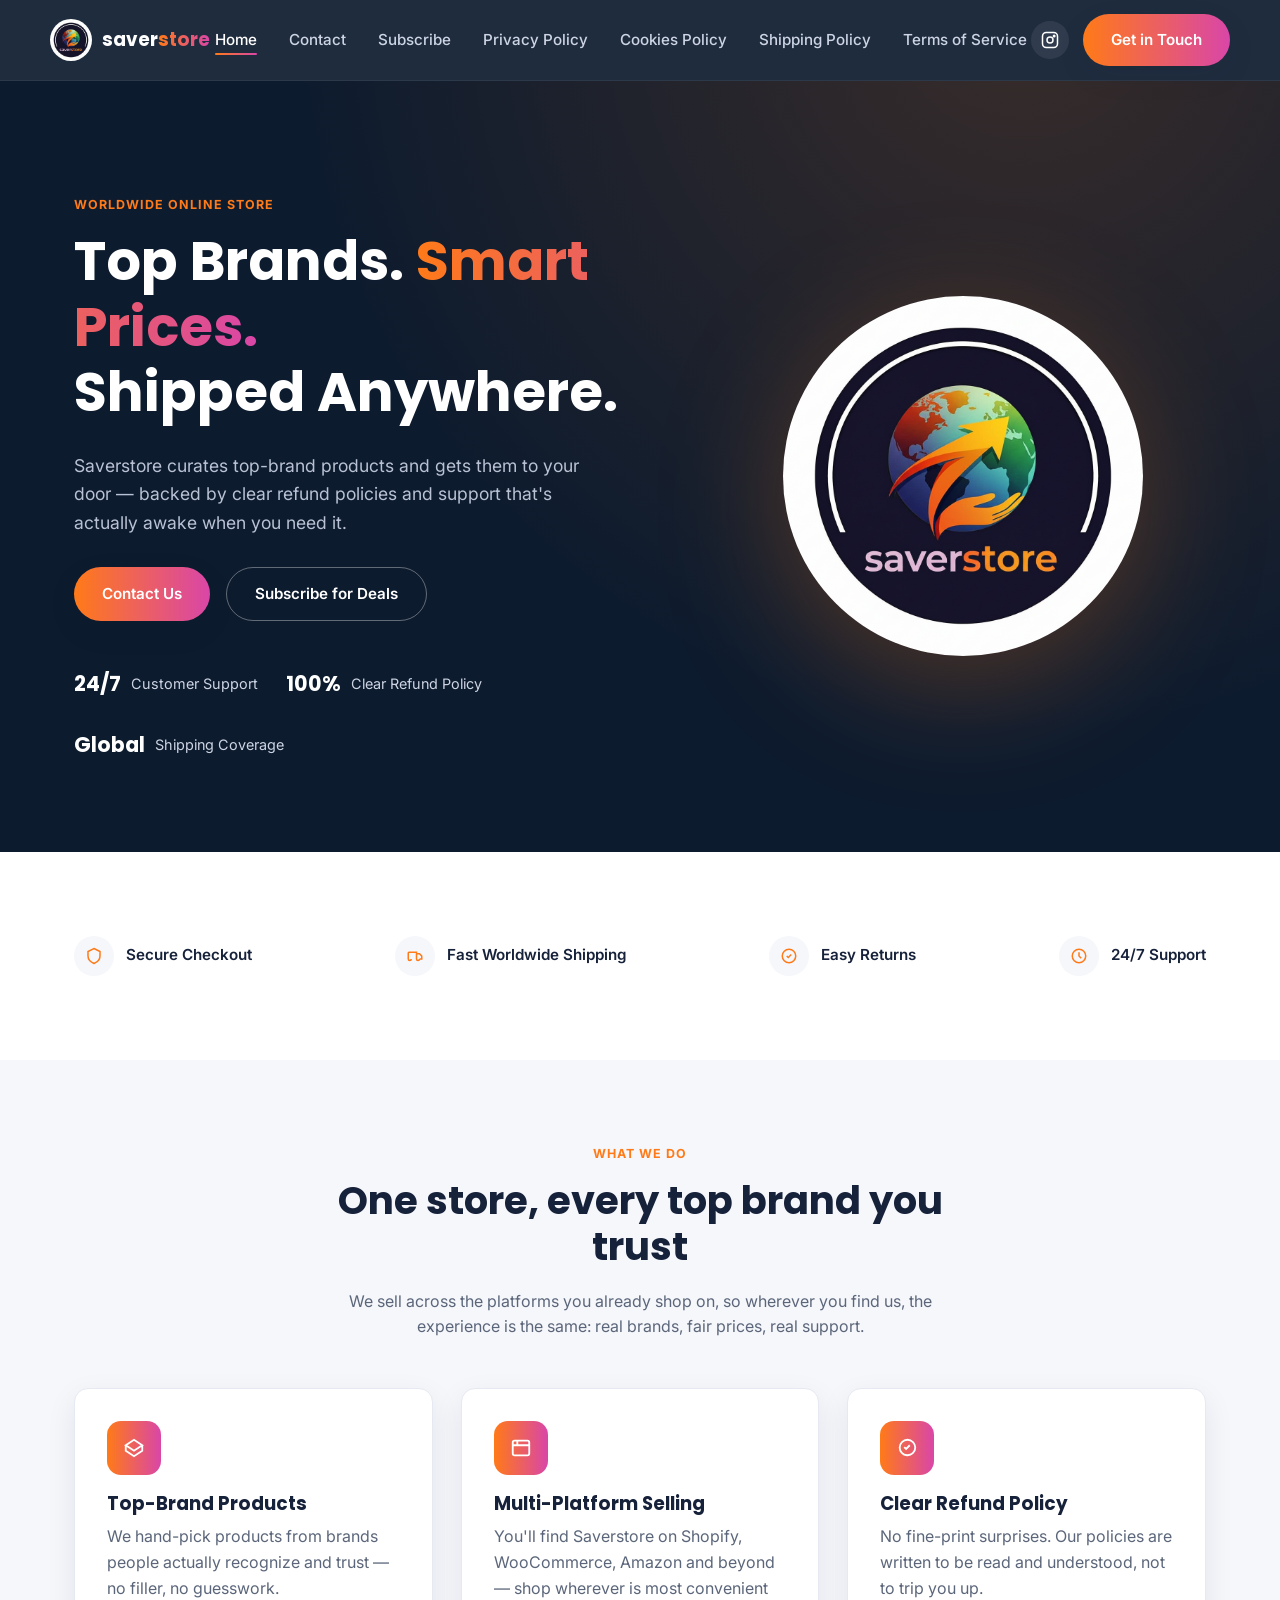
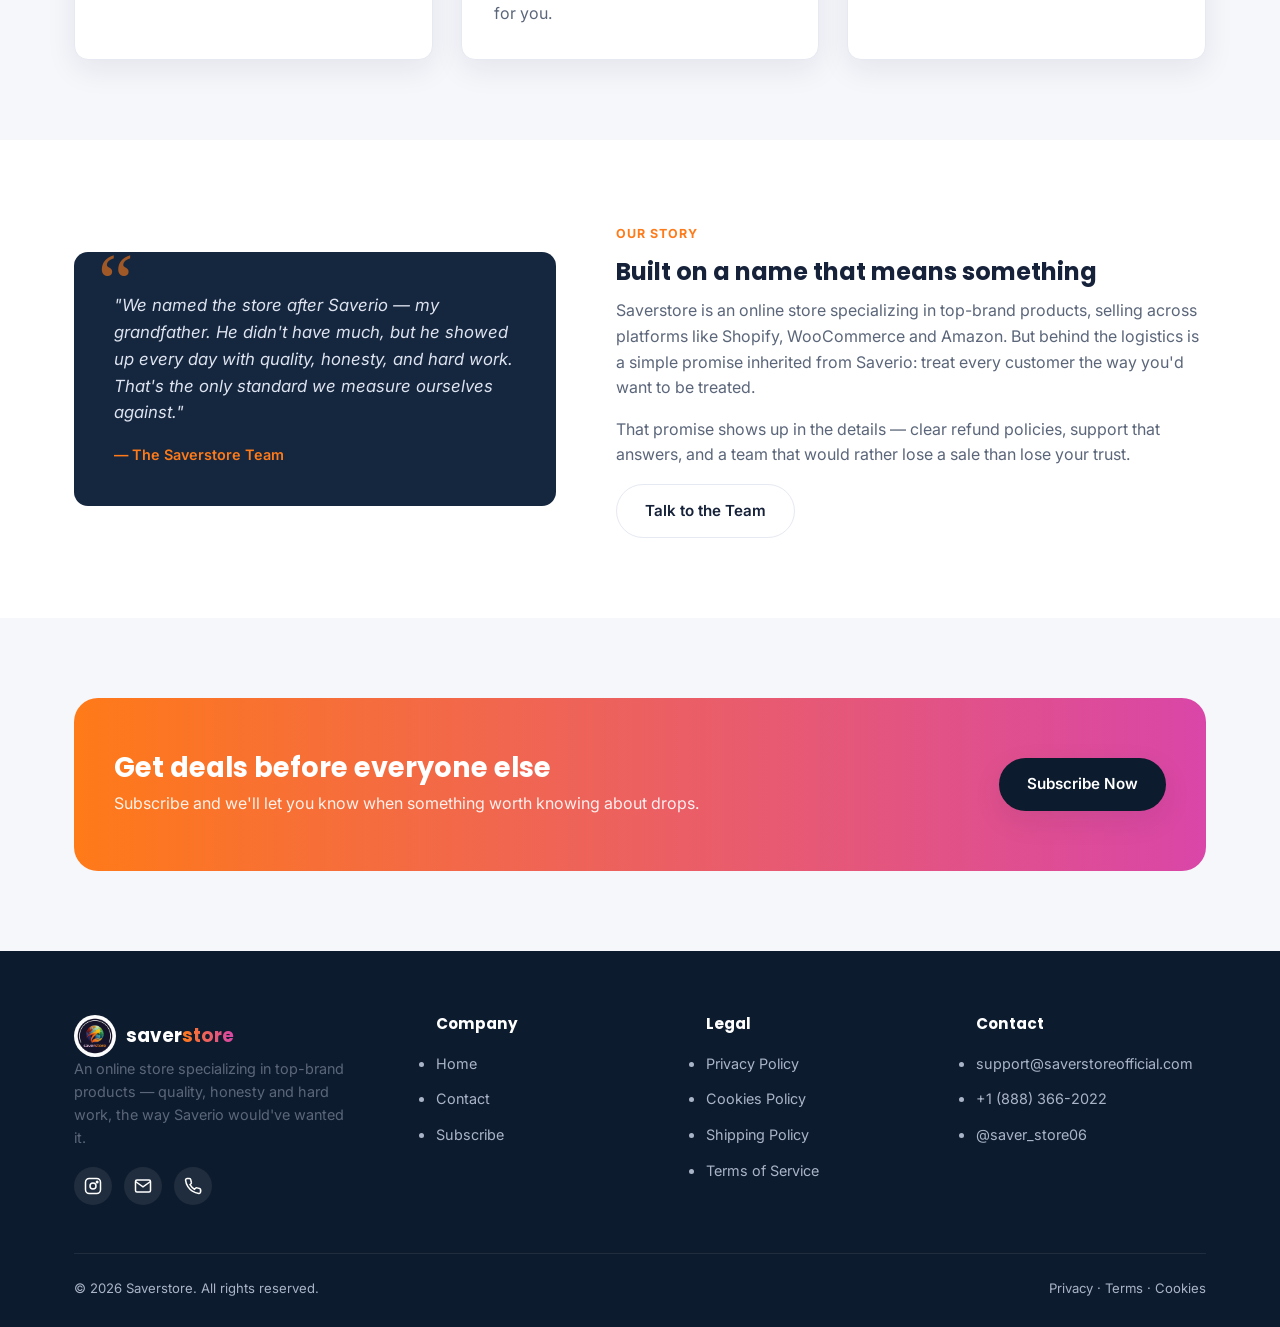
<file: index.html>
<!DOCTYPE html>
<html lang="en">
<head>
<meta charset="UTF-8">
<meta name="viewport" content="width=device-width, initial-scale=1.0">
<title>Saverstore — Top Brands, Smart Prices, Worldwide Shipping</title>
<meta name="description" content="Saverstore is an online store specializing in top-brand products, with fast worldwide shipping, clear refund policies and 24/7 support.">
<link rel="icon" href="assets/img/logo.png" type="image/png">
<link rel="preconnect" href="https://fonts.googleapis.com">
<link href="https://fonts.googleapis.com/css2?family=Inter:wght@400;500;600;700&family=Poppins:wght@600;700;800&display=swap" rel="stylesheet">
<link rel="stylesheet" href="assets/css/style.css">
</head>
<body>

<header class="site-header">
  <div class="container nav">
    <a href="index.html" class="brand">
      <img src="assets/img/logo.png" alt="Saverstore logo">
      <span><span class="b-saver">saver</span><span class="b-store">store</span></span>
    </a>
    <ul class="nav-links">
      <li><a href="index.html">Home</a></li>
      <li><a href="contact.html">Contact</a></li>
      <li><a href="subscribe.html">Subscribe</a></li>
      <li><a href="privacy-policy.html">Privacy Policy</a></li>
      <li><a href="cookies-policy.html">Cookies Policy</a></li>
      <li><a href="shipping-policy.html">Shipping Policy</a></li>
      <li><a href="terms-of-service.html">Terms of Service</a></li>
    </ul>
    <div class="nav-cta">
      <a class="nav-social" href="https://www.instagram.com/saver_store06/" target="_blank" rel="noopener" aria-label="Instagram">
        <svg width="18" height="18" viewBox="0 0 24 24" fill="none" stroke="currentColor" stroke-width="2"><rect x="2" y="2" width="20" height="20" rx="5"/><circle cx="12" cy="12" r="4"/><circle cx="17.5" cy="6.5" r="1"/></svg>
      </a>
      <a class="btn btn--primary" href="contact.html">Get in Touch</a>
      <button class="nav-toggle" aria-label="Toggle menu">&#9776;</button>
    </div>
  </div>
</header>

<section class="hero">
  <div class="container hero-grid">
    <div>
      <span class="eyebrow">Worldwide Online Store</span>
      <h1>Top Brands. <span class="gradient-text">Smart Prices.</span><br>Shipped Anywhere.</h1>
      <p class="lead">Saverstore curates top-brand products and gets them to your door — backed by clear refund policies and support that's actually awake when you need it.</p>
      <div class="hero-actions">
        <a href="contact.html" class="btn btn--primary">Contact Us</a>
        <a href="subscribe.html" class="btn btn--outline">Subscribe for Deals</a>
      </div>
      <div class="hero-badges">
        <div class="hero-badge"><strong>24/7</strong>Customer Support</div>
        <div class="hero-badge"><strong>100%</strong>Clear Refund Policy</div>
        <div class="hero-badge"><strong>Global</strong>Shipping Coverage</div>
      </div>
    </div>
    <div class="hero-art">
      <img src="assets/img/logo.png" alt="Saverstore globe logo">
    </div>
  </div>
</section>

<section class="section--tight">
  <div class="container">
    <div class="trust-strip">
      <div class="trust-item"><span class="icon"><svg width="18" height="18" viewBox="0 0 24 24" fill="none" stroke="currentColor" stroke-width="2"><path d="M12 2l8 4v6c0 5-3.5 8-8 10-4.5-2-8-5-8-10V6l8-4z"/></svg></span>Secure Checkout</div>
      <div class="trust-item"><span class="icon"><svg width="18" height="18" viewBox="0 0 24 24" fill="none" stroke="currentColor" stroke-width="2"><path d="M3 16V8a1 1 0 011-1h10v9M14 9h4l3 3v4h-3M3 16a2 2 0 104 0M14 16a2 2 0 104 0"/></svg></span>Fast Worldwide Shipping</div>
      <div class="trust-item"><span class="icon"><svg width="18" height="18" viewBox="0 0 24 24" fill="none" stroke="currentColor" stroke-width="2"><circle cx="12" cy="12" r="9"/><path d="M9 12l2 2 4-4"/></svg></span>Easy Returns</div>
      <div class="trust-item"><span class="icon"><svg width="18" height="18" viewBox="0 0 24 24" fill="none" stroke="currentColor" stroke-width="2"><circle cx="12" cy="12" r="9"/><path d="M12 7v5l3 3"/></svg></span>24/7 Support</div>
    </div>
  </div>
</section>

<section class="section section--gray">
  <div class="container">
    <div class="section-head">
      <span class="eyebrow">What We Do</span>
      <h2>One store, every top brand you trust</h2>
      <p>We sell across the platforms you already shop on, so wherever you find us, the experience is the same: real brands, fair prices, real support.</p>
    </div>
    <div class="grid-3">
      <div class="card">
        <span class="icon"><svg width="22" height="22" viewBox="0 0 24 24" fill="none" stroke="currentColor" stroke-width="2"><path d="M3 9l9-6 9 6-9 6-9-6zM3 9v6l9 6 9-6V9"/></svg></span>
        <h3>Top-Brand Products</h3>
        <p>We hand-pick products from brands people actually recognize and trust — no filler, no guesswork.</p>
      </div>
      <div class="card">
        <span class="icon"><svg width="22" height="22" viewBox="0 0 24 24" fill="none" stroke="currentColor" stroke-width="2"><rect x="3" y="4" width="18" height="16" rx="2"/><path d="M3 9h18M8 4v5"/></svg></span>
        <h3>Multi-Platform Selling</h3>
        <p>You'll find Saverstore on Shopify, WooCommerce, Amazon and beyond — shop wherever is most convenient for you.</p>
      </div>
      <div class="card">
        <span class="icon"><svg width="22" height="22" viewBox="0 0 24 24" fill="none" stroke="currentColor" stroke-width="2"><path d="M21 11.5a8.38 8.38 0 01-9 8.4A8.38 8.38 0 014 11.5a8.5 8.5 0 1117 0z"/><path d="M9 11l2 2 4-4"/></svg></span>
        <h3>Clear Refund Policy</h3>
        <p>No fine-print surprises. Our policies are written to be read and understood, not to trip you up.</p>
      </div>
    </div>
  </div>
</section>

<section class="section">
  <div class="container">
    <div class="story">
      <div class="story-quote">
        <p>"We named the store after Saverio — my grandfather. He didn't have much, but he showed up every day with quality, honesty, and hard work. That's the only standard we measure ourselves against."</p>
        <footer>— The Saverstore Team</footer>
      </div>
      <div>
        <span class="eyebrow">Our Story</span>
        <h2>Built on a name that means something</h2>
        <p>Saverstore is an online store specializing in top-brand products, selling across platforms like Shopify, WooCommerce and Amazon. But behind the logistics is a simple promise inherited from Saverio: treat every customer the way you'd want to be treated.</p>
        <p>That promise shows up in the details — clear refund policies, support that answers, and a team that would rather lose a sale than lose your trust.</p>
        <a href="contact.html" class="btn btn--outline-dark">Talk to the Team</a>
      </div>
    </div>
  </div>
</section>

<section class="section section--gray">
  <div class="container">
    <div class="cta-banner">
      <div>
        <h2>Get deals before everyone else</h2>
        <p>Subscribe and we'll let you know when something worth knowing about drops.</p>
      </div>
      <a href="subscribe.html" class="btn btn--primary">Subscribe Now</a>
    </div>
  </div>
</section>

<footer class="site-footer">
  <div class="container">
    <div class="footer-grid">
      <div class="footer-brand">
        <a href="index.html" class="brand">
          <img src="assets/img/logo.png" alt="Saverstore logo">
          <span><span class="b-saver">saver</span><span class="b-store">store</span></span>
        </a>
        <p>An online store specializing in top-brand products — quality, honesty and hard work, the way Saverio would've wanted it.</p>
        <div class="footer-social">
          <a href="https://www.instagram.com/saver_store06/" target="_blank" rel="noopener" aria-label="Instagram">
            <svg width="18" height="18" viewBox="0 0 24 24" fill="none" stroke="currentColor" stroke-width="2"><rect x="2" y="2" width="20" height="20" rx="5"/><circle cx="12" cy="12" r="4"/><circle cx="17.5" cy="6.5" r="1"/></svg>
          </a>
          <a href="mailto:support@saverstoreofficial.com" aria-label="Email">
            <svg width="18" height="18" viewBox="0 0 24 24" fill="none" stroke="currentColor" stroke-width="2"><rect x="2" y="4" width="20" height="16" rx="2"/><path d="M22 6l-10 7L2 6"/></svg>
          </a>
          <a href="tel:+18883662022" aria-label="Phone">
            <svg width="18" height="18" viewBox="0 0 24 24" fill="none" stroke="currentColor" stroke-width="2"><path d="M22 16.9v3a2 2 0 01-2.2 2 19.8 19.8 0 01-8.6-3.1 19.5 19.5 0 01-6-6 19.8 19.8 0 01-3.1-8.7A2 2 0 014.1 2h3a2 2 0 012 1.7c.1 1.1.4 2.2.7 3.2a2 2 0 01-.5 2.1L8 10.3a16 16 0 006 6l1.3-1.3a2 2 0 012.1-.5c1 .4 2.1.6 3.2.7a2 2 0 011.7 2z"/></svg>
          </a>
        </div>
      </div>
      <div>
        <h4>Company</h4>
        <ul>
          <li><a href="index.html">Home</a></li>
          <li><a href="contact.html">Contact</a></li>
          <li><a href="subscribe.html">Subscribe</a></li>
        </ul>
      </div>
      <div>
        <h4>Legal</h4>
        <ul>
          <li><a href="privacy-policy.html">Privacy Policy</a></li>
          <li><a href="cookies-policy.html">Cookies Policy</a></li>
          <li><a href="shipping-policy.html">Shipping Policy</a></li>
          <li><a href="terms-of-service.html">Terms of Service</a></li>
        </ul>
      </div>
      <div>
        <h4>Contact</h4>
        <ul>
          <li><a href="mailto:support@saverstoreofficial.com">support@saverstoreofficial.com</a></li>
          <li><a href="tel:+18883662022">+1 (888) 366-2022</a></li>
          <li><a href="https://www.instagram.com/saver_store06/" target="_blank" rel="noopener">@saver_store06</a></li>
        </ul>
      </div>
    </div>
    <div class="footer-bottom">
      <span>© <span class="current-year">2026</span> Saverstore. All rights reserved.</span>
      <span><a href="privacy-policy.html">Privacy</a> · <a href="terms-of-service.html">Terms</a> · <a href="cookies-policy.html">Cookies</a></span>
    </div>
  </div>
</footer>

<script src="assets/js/script.js"></script>
</body>
</html>
</file>
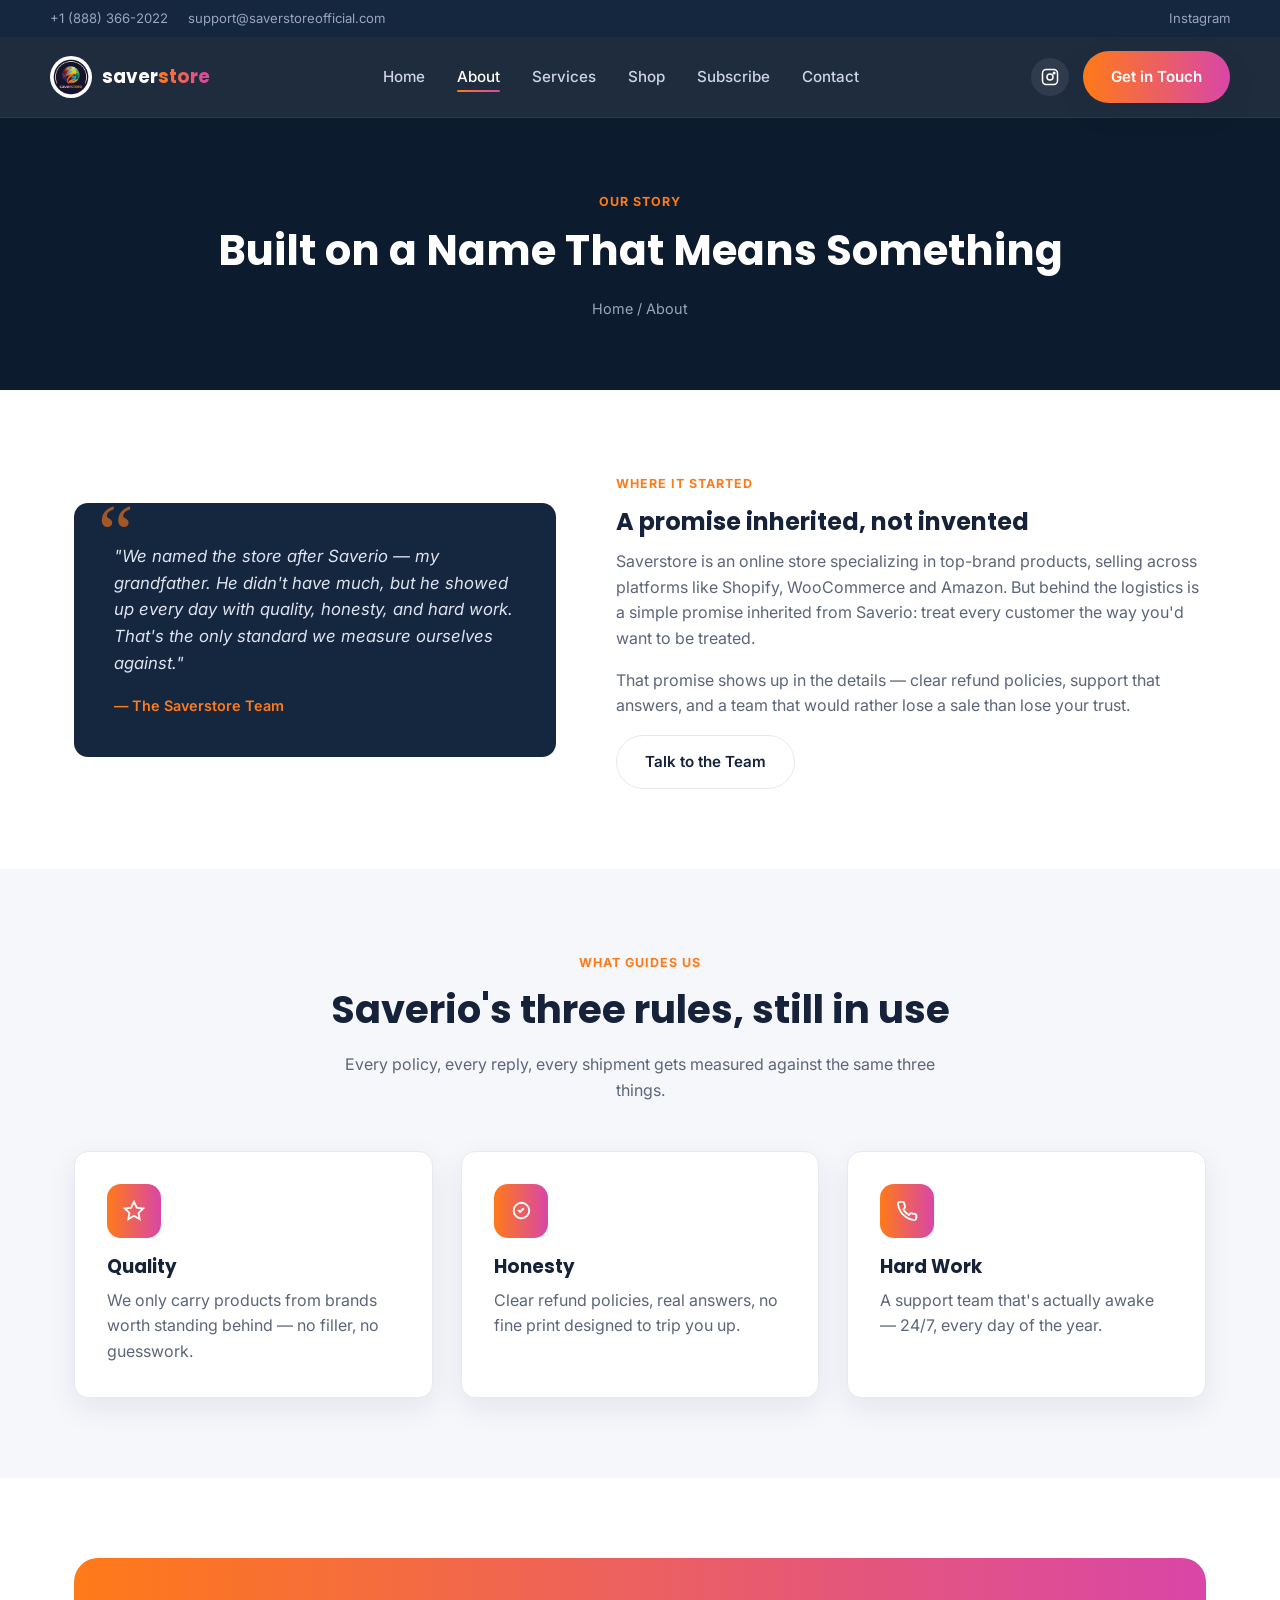
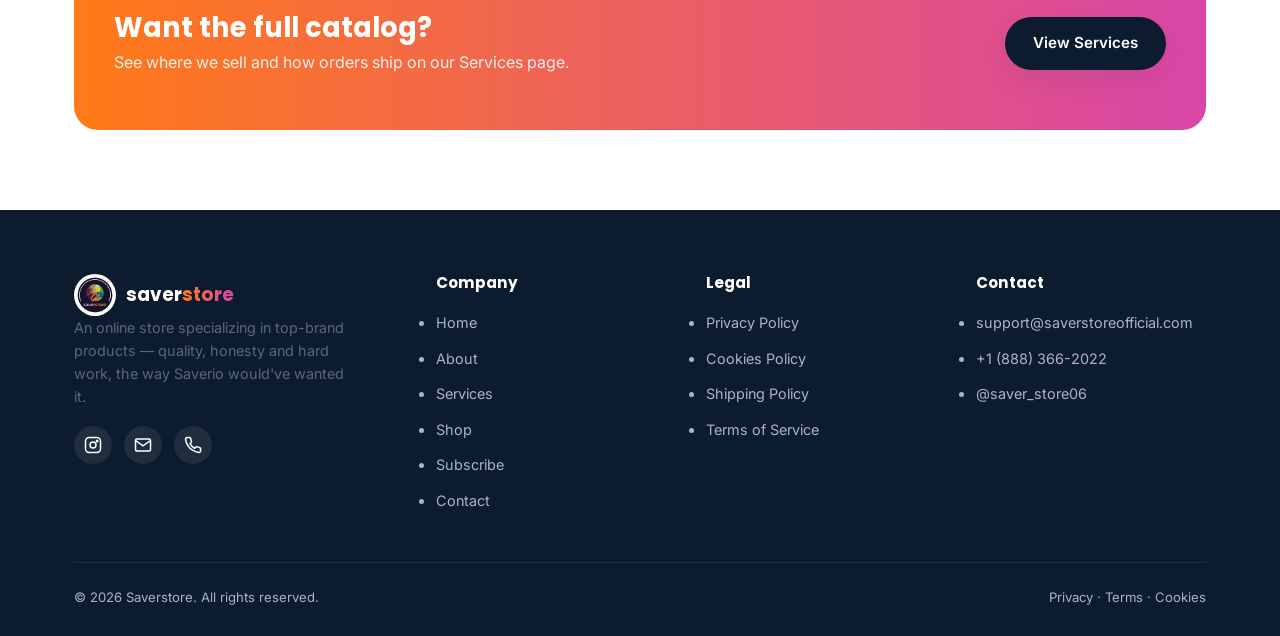
<file: about.html>
<!DOCTYPE html>
<html lang="en">
<head>
<meta charset="UTF-8">
<meta name="viewport" content="width=device-width, initial-scale=1.0">
<title>About — Saverstore</title>
<meta name="description" content="The story behind Saverstore — named after Saverio, built on quality, honesty and hard work.">
<link rel="icon" href="assets/img/logo.png" type="image/png">
<link rel="preconnect" href="https://fonts.googleapis.com">
<link href="https://fonts.googleapis.com/css2?family=Inter:wght@400;500;600;700&family=Poppins:wght@600;700;800&display=swap" rel="stylesheet">
<link rel="stylesheet" href="assets/css/style.css">
</head>
<body>

<div class="topbar">
  <div class="container topbar-inner">
    <div class="topbar-contact">
      <a href="tel:+18883662022">+1 (888) 366-2022</a>
      <span>support@saverstoreofficial.com</span>
    </div>
    <div class="topbar-social">
      <a href="https://www.instagram.com/saver_store06/" target="_blank" rel="noopener">Instagram</a>
    </div>
  </div>
</div>

<header class="site-header">
  <div class="container nav">
    <a href="index.html" class="brand">
      <img src="assets/img/logo.png" alt="Saverstore logo">
      <span><span class="b-saver">saver</span><span class="b-store">store</span></span>
    </a>
    <ul class="nav-links">
      <li><a href="index.html">Home</a></li>
      <li><a href="about.html">About</a></li>
      <li><a href="services.html">Services</a></li>
      <li><a href="products.html">Shop</a></li>
      <li><a href="subscribe.html">Subscribe</a></li>
      <li><a href="contact.html">Contact</a></li>
    </ul>
    <div class="nav-cta">
      <a class="nav-social" href="https://www.instagram.com/saver_store06/" target="_blank" rel="noopener" aria-label="Instagram">
        <svg width="18" height="18" viewBox="0 0 24 24" fill="none" stroke="currentColor" stroke-width="2"><rect x="2" y="2" width="20" height="20" rx="5"/><circle cx="12" cy="12" r="4"/><circle cx="17.5" cy="6.5" r="1"/></svg>
      </a>
      <a class="btn btn--primary" href="contact.html">Get in Touch</a>
      <button class="nav-toggle" aria-label="Toggle menu">&#9776;</button>
    </div>
  </div>
</header>

<section class="page-hero">
  <div class="container">
    <span class="eyebrow">Our Story</span>
    <h1>Built on a Name That Means Something</h1>
    <p class="breadcrumb"><a href="index.html">Home</a> / About</p>
  </div>
</section>

<section class="section">
  <div class="container">
    <div class="story">
      <div class="story-quote">
        <p>"We named the store after Saverio — my grandfather. He didn't have much, but he showed up every day with quality, honesty, and hard work. That's the only standard we measure ourselves against."</p>
        <footer>— The Saverstore Team</footer>
      </div>
      <div>
        <span class="eyebrow">Where it started</span>
        <h2>A promise inherited, not invented</h2>
        <p>Saverstore is an online store specializing in top-brand products, selling across platforms like Shopify, WooCommerce and Amazon. But behind the logistics is a simple promise inherited from Saverio: treat every customer the way you'd want to be treated.</p>
        <p>That promise shows up in the details — clear refund policies, support that answers, and a team that would rather lose a sale than lose your trust.</p>
        <a href="contact.html" class="btn btn--outline-dark">Talk to the Team</a>
      </div>
    </div>
  </div>
</section>

<section class="section section--gray">
  <div class="container">
    <div class="section-head">
      <span class="eyebrow">What Guides Us</span>
      <h2>Saverio's three rules, still in use</h2>
      <p>Every policy, every reply, every shipment gets measured against the same three things.</p>
    </div>
    <div class="grid-3">
      <div class="card">
        <span class="icon"><svg width="22" height="22" viewBox="0 0 24 24" fill="none" stroke="currentColor" stroke-width="2"><path d="M12 2l3.09 6.26L22 9.27l-5 4.87L18.18 21 12 17.27 5.82 21 7 14.14l-5-4.87 6.91-1.01L12 2z"/></svg></span>
        <h3>Quality</h3>
        <p>We only carry products from brands worth standing behind — no filler, no guesswork.</p>
      </div>
      <div class="card">
        <span class="icon"><svg width="22" height="22" viewBox="0 0 24 24" fill="none" stroke="currentColor" stroke-width="2"><path d="M21 11.5a8.38 8.38 0 01-9 8.4A8.38 8.38 0 014 11.5a8.5 8.5 0 1117 0z"/><path d="M9 11l2 2 4-4"/></svg></span>
        <h3>Honesty</h3>
        <p>Clear refund policies, real answers, no fine print designed to trip you up.</p>
      </div>
      <div class="card">
        <span class="icon"><svg width="22" height="22" viewBox="0 0 24 24" fill="none" stroke="currentColor" stroke-width="2"><path d="M22 16.9v3a2 2 0 01-2.2 2 19.8 19.8 0 01-8.6-3.1 19.5 19.5 0 01-6-6 19.8 19.8 0 01-3.1-8.7A2 2 0 014.1 2h3a2 2 0 012 1.7c.1 1.1.4 2.2.7 3.2a2 2 0 01-.5 2.1L8 10.3a16 16 0 006 6l1.3-1.3a2 2 0 012.1-.5c1 .4 2.1.6 3.2.7a2 2 0 011.7 2z"/></svg></span>
        <h3>Hard Work</h3>
        <p>A support team that's actually awake — 24/7, every day of the year.</p>
      </div>
    </div>
  </div>
</section>

<section class="section">
  <div class="container">
    <div class="cta-banner">
      <div>
        <h2>Want the full catalog?</h2>
        <p>See where we sell and how orders ship on our Services page.</p>
      </div>
      <a href="services.html" class="btn btn--primary">View Services</a>
    </div>
  </div>
</section>

<footer class="site-footer">
  <div class="container">
    <div class="footer-grid">
      <div class="footer-brand">
        <a href="index.html" class="brand">
          <img src="assets/img/logo.png" alt="Saverstore logo">
          <span><span class="b-saver">saver</span><span class="b-store">store</span></span>
        </a>
        <p>An online store specializing in top-brand products — quality, honesty and hard work, the way Saverio would've wanted it.</p>
        <div class="footer-social">
          <a href="https://www.instagram.com/saver_store06/" target="_blank" rel="noopener" aria-label="Instagram">
            <svg width="18" height="18" viewBox="0 0 24 24" fill="none" stroke="currentColor" stroke-width="2"><rect x="2" y="2" width="20" height="20" rx="5"/><circle cx="12" cy="12" r="4"/><circle cx="17.5" cy="6.5" r="1"/></svg>
          </a>
          <a href="mailto:support@saverstoreofficial.com" aria-label="Email">
            <svg width="18" height="18" viewBox="0 0 24 24" fill="none" stroke="currentColor" stroke-width="2"><rect x="2" y="4" width="20" height="16" rx="2"/><path d="M22 6l-10 7L2 6"/></svg>
          </a>
          <a href="tel:+18883662022" aria-label="Phone">
            <svg width="18" height="18" viewBox="0 0 24 24" fill="none" stroke="currentColor" stroke-width="2"><path d="M22 16.9v3a2 2 0 01-2.2 2 19.8 19.8 0 01-8.6-3.1 19.5 19.5 0 01-6-6 19.8 19.8 0 01-3.1-8.7A2 2 0 014.1 2h3a2 2 0 012 1.7c.1 1.1.4 2.2.7 3.2a2 2 0 01-.5 2.1L8 10.3a16 16 0 006 6l1.3-1.3a2 2 0 012.1-.5c1 .4 2.1.6 3.2.7a2 2 0 011.7 2z"/></svg>
          </a>
        </div>
      </div>
      <div>
        <h4>Company</h4>
        <ul>
          <li><a href="index.html">Home</a></li>
          <li><a href="about.html">About</a></li>
          <li><a href="services.html">Services</a></li>
          <li><a href="products.html">Shop</a></li>
          <li><a href="subscribe.html">Subscribe</a></li>
          <li><a href="contact.html">Contact</a></li>
        </ul>
      </div>
      <div>
        <h4>Legal</h4>
        <ul>
          <li><a href="privacy-policy.html">Privacy Policy</a></li>
          <li><a href="cookies-policy.html">Cookies Policy</a></li>
          <li><a href="shipping-policy.html">Shipping Policy</a></li>
          <li><a href="terms-of-service.html">Terms of Service</a></li>
        </ul>
      </div>
      <div>
        <h4>Contact</h4>
        <ul>
          <li><a href="mailto:support@saverstoreofficial.com">support@saverstoreofficial.com</a></li>
          <li><a href="tel:+18883662022">+1 (888) 366-2022</a></li>
          <li><a href="https://www.instagram.com/saver_store06/" target="_blank" rel="noopener">@saver_store06</a></li>
        </ul>
      </div>
    </div>
    <div class="footer-bottom">
      <span>© <span class="current-year">2026</span> Saverstore. All rights reserved.</span>
      <span><a href="privacy-policy.html">Privacy</a> · <a href="terms-of-service.html">Terms</a> · <a href="cookies-policy.html">Cookies</a></span>
    </div>
  </div>
</footer>

<script src="assets/js/script.js"></script>
</body>
</html>
</file>
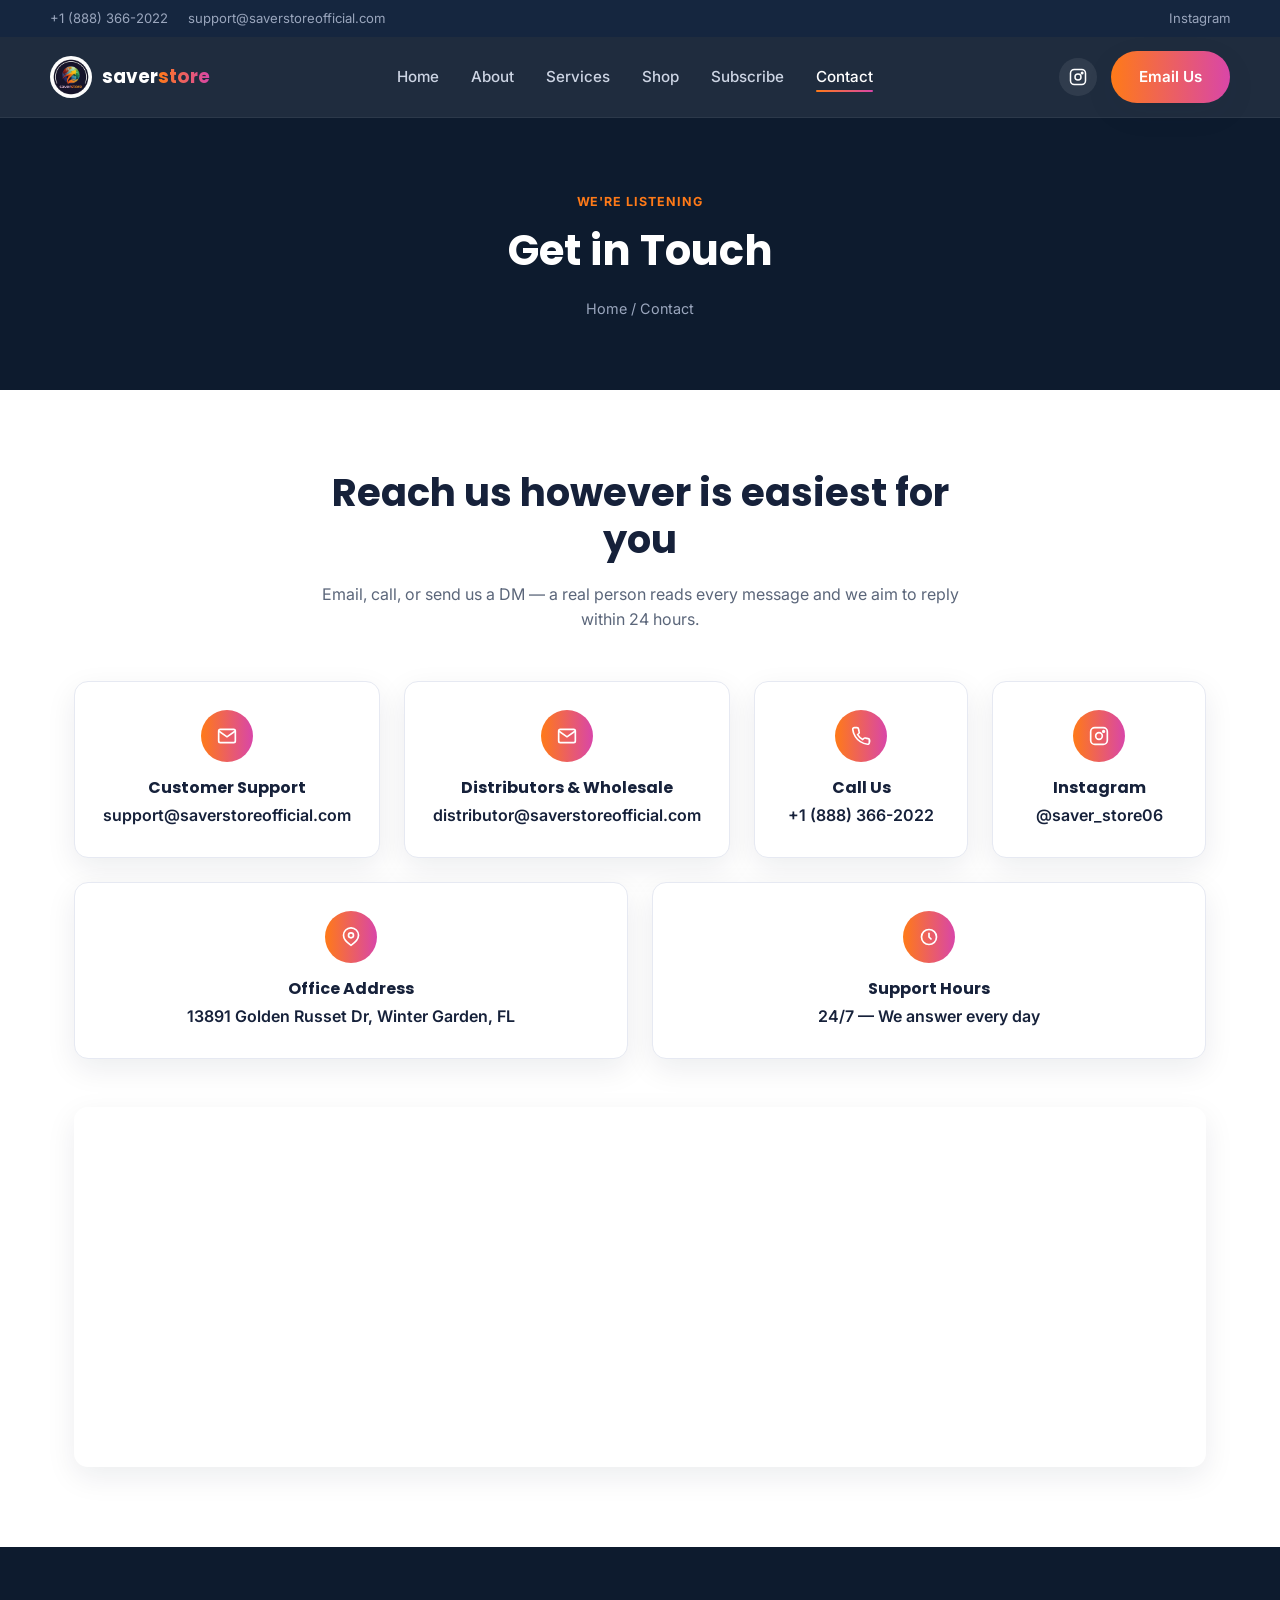
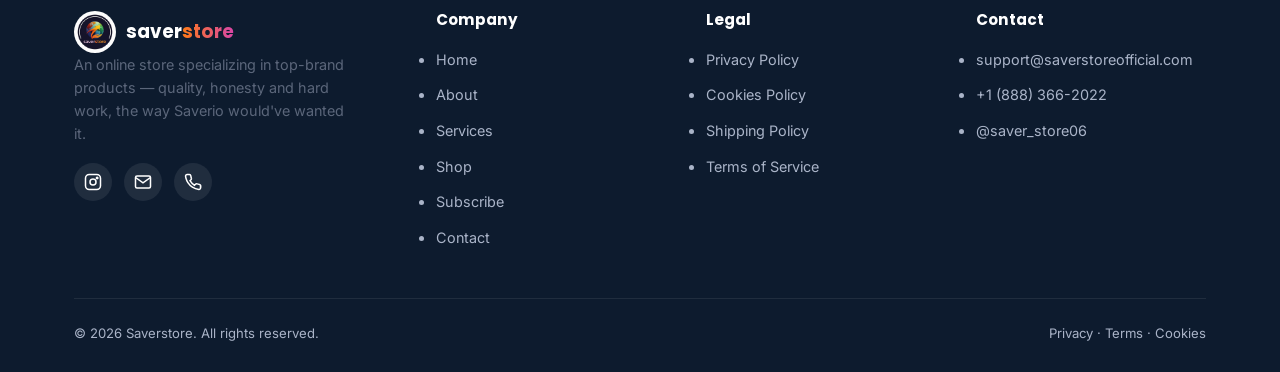
<file: contact.html>
<!DOCTYPE html>
<html lang="en">
<head>
<meta charset="UTF-8">
<meta name="viewport" content="width=device-width, initial-scale=1.0">
<title>Contact — Saverstore</title>
<meta name="description" content="Get in touch with Saverstore by email, phone or Instagram. We typically respond within 24 hours.">
<link rel="icon" href="assets/img/logo.png" type="image/png">
<link rel="preconnect" href="https://fonts.googleapis.com">
<link href="https://fonts.googleapis.com/css2?family=Inter:wght@400;500;600;700&family=Poppins:wght@600;700;800&display=swap" rel="stylesheet">
<link rel="stylesheet" href="assets/css/style.css">
</head>
<body>

<div class="topbar">
  <div class="container topbar-inner">
    <div class="topbar-contact">
      <a href="tel:+18883662022">+1 (888) 366-2022</a>
      <span>support@saverstoreofficial.com</span>
    </div>
    <div class="topbar-social">
      <a href="https://www.instagram.com/saver_store06/" target="_blank" rel="noopener">Instagram</a>
    </div>
  </div>
</div>

<header class="site-header">
  <div class="container nav">
    <a href="index.html" class="brand">
      <img src="assets/img/logo.png" alt="Saverstore logo">
      <span><span class="b-saver">saver</span><span class="b-store">store</span></span>
    </a>
    <ul class="nav-links">
      <li><a href="index.html">Home</a></li>
      <li><a href="about.html">About</a></li>
      <li><a href="services.html">Services</a></li>
      <li><a href="products.html">Shop</a></li>
      <li><a href="subscribe.html">Subscribe</a></li>
      <li><a href="contact.html">Contact</a></li>
    </ul>
    <div class="nav-cta">
      <a class="nav-social" href="https://www.instagram.com/saver_store06/" target="_blank" rel="noopener" aria-label="Instagram">
        <svg width="18" height="18" viewBox="0 0 24 24" fill="none" stroke="currentColor" stroke-width="2"><rect x="2" y="2" width="20" height="20" rx="5"/><circle cx="12" cy="12" r="4"/><circle cx="17.5" cy="6.5" r="1"/></svg>
      </a>
      <a class="btn btn--primary" href="mailto:support@saverstoreofficial.com">Email Us</a>
      <button class="nav-toggle" aria-label="Toggle menu">&#9776;</button>
    </div>
  </div>
</header>

<section class="page-hero">
  <div class="container">
    <span class="eyebrow">We're listening</span>
    <h1>Get in Touch</h1>
    <p class="breadcrumb"><a href="index.html">Home</a> / Contact</p>
  </div>
</section>

<section class="section">
  <div class="container">
    <div class="section-head">
      <h2>Reach us however is easiest for you</h2>
      <p>Email, call, or send us a DM — a real person reads every message and we aim to reply within 24 hours.</p>
    </div>
    <div class="contact-grid">
      <div class="contact-card">
        <span class="icon"><svg width="20" height="20" viewBox="0 0 24 24" fill="none" stroke="currentColor" stroke-width="2"><rect x="2" y="4" width="20" height="16" rx="2"/><path d="M22 6l-10 7L2 6"/></svg></span>
        <h3>Customer Support</h3>
        <a href="mailto:support@saverstoreofficial.com">support@saverstoreofficial.com</a>
      </div>
      <div class="contact-card">
        <span class="icon"><svg width="20" height="20" viewBox="0 0 24 24" fill="none" stroke="currentColor" stroke-width="2"><rect x="2" y="4" width="20" height="16" rx="2"/><path d="M22 6l-10 7L2 6"/></svg></span>
        <h3>Distributors &amp; Wholesale</h3>
        <a href="mailto:distributor@saverstoreofficial.com">distributor@saverstoreofficial.com</a>
      </div>
      <div class="contact-card">
        <span class="icon"><svg width="20" height="20" viewBox="0 0 24 24" fill="none" stroke="currentColor" stroke-width="2"><path d="M22 16.9v3a2 2 0 01-2.2 2 19.8 19.8 0 01-8.6-3.1 19.5 19.5 0 01-6-6 19.8 19.8 0 01-3.1-8.7A2 2 0 014.1 2h3a2 2 0 012 1.7c.1 1.1.4 2.2.7 3.2a2 2 0 01-.5 2.1L8 10.3a16 16 0 006 6l1.3-1.3a2 2 0 012.1-.5c1 .4 2.1.6 3.2.7a2 2 0 011.7 2z"/></svg></span>
        <h3>Call Us</h3>
        <a href="tel:+18883662022">+1 (888) 366-2022</a>
      </div>
      <div class="contact-card">
        <span class="icon"><svg width="20" height="20" viewBox="0 0 24 24" fill="none" stroke="currentColor" stroke-width="2"><rect x="2" y="2" width="20" height="20" rx="5"/><circle cx="12" cy="12" r="4"/><circle cx="17.5" cy="6.5" r="1"/></svg></span>
        <h3>Instagram</h3>
        <a href="https://www.instagram.com/saver_store06/" target="_blank" rel="noopener">@saver_store06</a>
      </div>
    </div>

    <div class="contact-grid" style="margin-top:24px;">
      <div class="contact-card" style="grid-column:span 2;">
        <span class="icon"><svg width="20" height="20" viewBox="0 0 24 24" fill="none" stroke="currentColor" stroke-width="2"><path d="M21 10c0 6-9 12-9 12s-9-6-9-12a9 9 0 1118 0z"/><circle cx="12" cy="10" r="3"/></svg></span>
        <h3>Office Address</h3>
        <a href="https://www.google.com/maps/search/?api=1&query=13891+Golden+Russet+Dr+Winter+Garden+FL" target="_blank" rel="noopener">13891 Golden Russet Dr, Winter Garden, FL</a>
      </div>
      <div class="contact-card" style="grid-column:span 2;">
        <span class="icon"><svg width="20" height="20" viewBox="0 0 24 24" fill="none" stroke="currentColor" stroke-width="2"><circle cx="12" cy="12" r="9"/><path d="M12 7v5l3 3"/></svg></span>
        <h3>Support Hours</h3>
        <a href="mailto:support@saverstoreofficial.com">24/7 — We answer every day</a>
      </div>
    </div>

    <div class="map-wrap">
      <iframe loading="lazy" referrerpolicy="no-referrer-when-downgrade"
        src="https://www.google.com/maps?q=13891+Golden+Russet+Dr+Winter+Garden+FL&output=embed"
        title="Saverstore office location"></iframe>
    </div>
  </div>
</section>

<footer class="site-footer">
  <div class="container">
    <div class="footer-grid">
      <div class="footer-brand">
        <a href="index.html" class="brand">
          <img src="assets/img/logo.png" alt="Saverstore logo">
          <span><span class="b-saver">saver</span><span class="b-store">store</span></span>
        </a>
        <p>An online store specializing in top-brand products — quality, honesty and hard work, the way Saverio would've wanted it.</p>
        <div class="footer-social">
          <a href="https://www.instagram.com/saver_store06/" target="_blank" rel="noopener" aria-label="Instagram">
            <svg width="18" height="18" viewBox="0 0 24 24" fill="none" stroke="currentColor" stroke-width="2"><rect x="2" y="2" width="20" height="20" rx="5"/><circle cx="12" cy="12" r="4"/><circle cx="17.5" cy="6.5" r="1"/></svg>
          </a>
          <a href="mailto:support@saverstoreofficial.com" aria-label="Email">
            <svg width="18" height="18" viewBox="0 0 24 24" fill="none" stroke="currentColor" stroke-width="2"><rect x="2" y="4" width="20" height="16" rx="2"/><path d="M22 6l-10 7L2 6"/></svg>
          </a>
          <a href="tel:+18883662022" aria-label="Phone">
            <svg width="18" height="18" viewBox="0 0 24 24" fill="none" stroke="currentColor" stroke-width="2"><path d="M22 16.9v3a2 2 0 01-2.2 2 19.8 19.8 0 01-8.6-3.1 19.5 19.5 0 01-6-6 19.8 19.8 0 01-3.1-8.7A2 2 0 014.1 2h3a2 2 0 012 1.7c.1 1.1.4 2.2.7 3.2a2 2 0 01-.5 2.1L8 10.3a16 16 0 006 6l1.3-1.3a2 2 0 012.1-.5c1 .4 2.1.6 3.2.7a2 2 0 011.7 2z"/></svg>
          </a>
        </div>
      </div>
      <div>
        <h4>Company</h4>
        <ul>
          <li><a href="index.html">Home</a></li>
          <li><a href="about.html">About</a></li>
          <li><a href="services.html">Services</a></li>
          <li><a href="products.html">Shop</a></li>
          <li><a href="subscribe.html">Subscribe</a></li>
          <li><a href="contact.html">Contact</a></li>
        </ul>
      </div>
      <div>
        <h4>Legal</h4>
        <ul>
          <li><a href="privacy-policy.html">Privacy Policy</a></li>
          <li><a href="cookies-policy.html">Cookies Policy</a></li>
          <li><a href="shipping-policy.html">Shipping Policy</a></li>
          <li><a href="terms-of-service.html">Terms of Service</a></li>
        </ul>
      </div>
      <div>
        <h4>Contact</h4>
        <ul>
          <li><a href="mailto:support@saverstoreofficial.com">support@saverstoreofficial.com</a></li>
          <li><a href="tel:+18883662022">+1 (888) 366-2022</a></li>
          <li><a href="https://www.instagram.com/saver_store06/" target="_blank" rel="noopener">@saver_store06</a></li>
        </ul>
      </div>
    </div>
    <div class="footer-bottom">
      <span>© <span class="current-year">2026</span> Saverstore. All rights reserved.</span>
      <span><a href="privacy-policy.html">Privacy</a> · <a href="terms-of-service.html">Terms</a> · <a href="cookies-policy.html">Cookies</a></span>
    </div>
  </div>
</footer>

<script src="assets/js/script.js"></script>
</body>
</html>
</file>
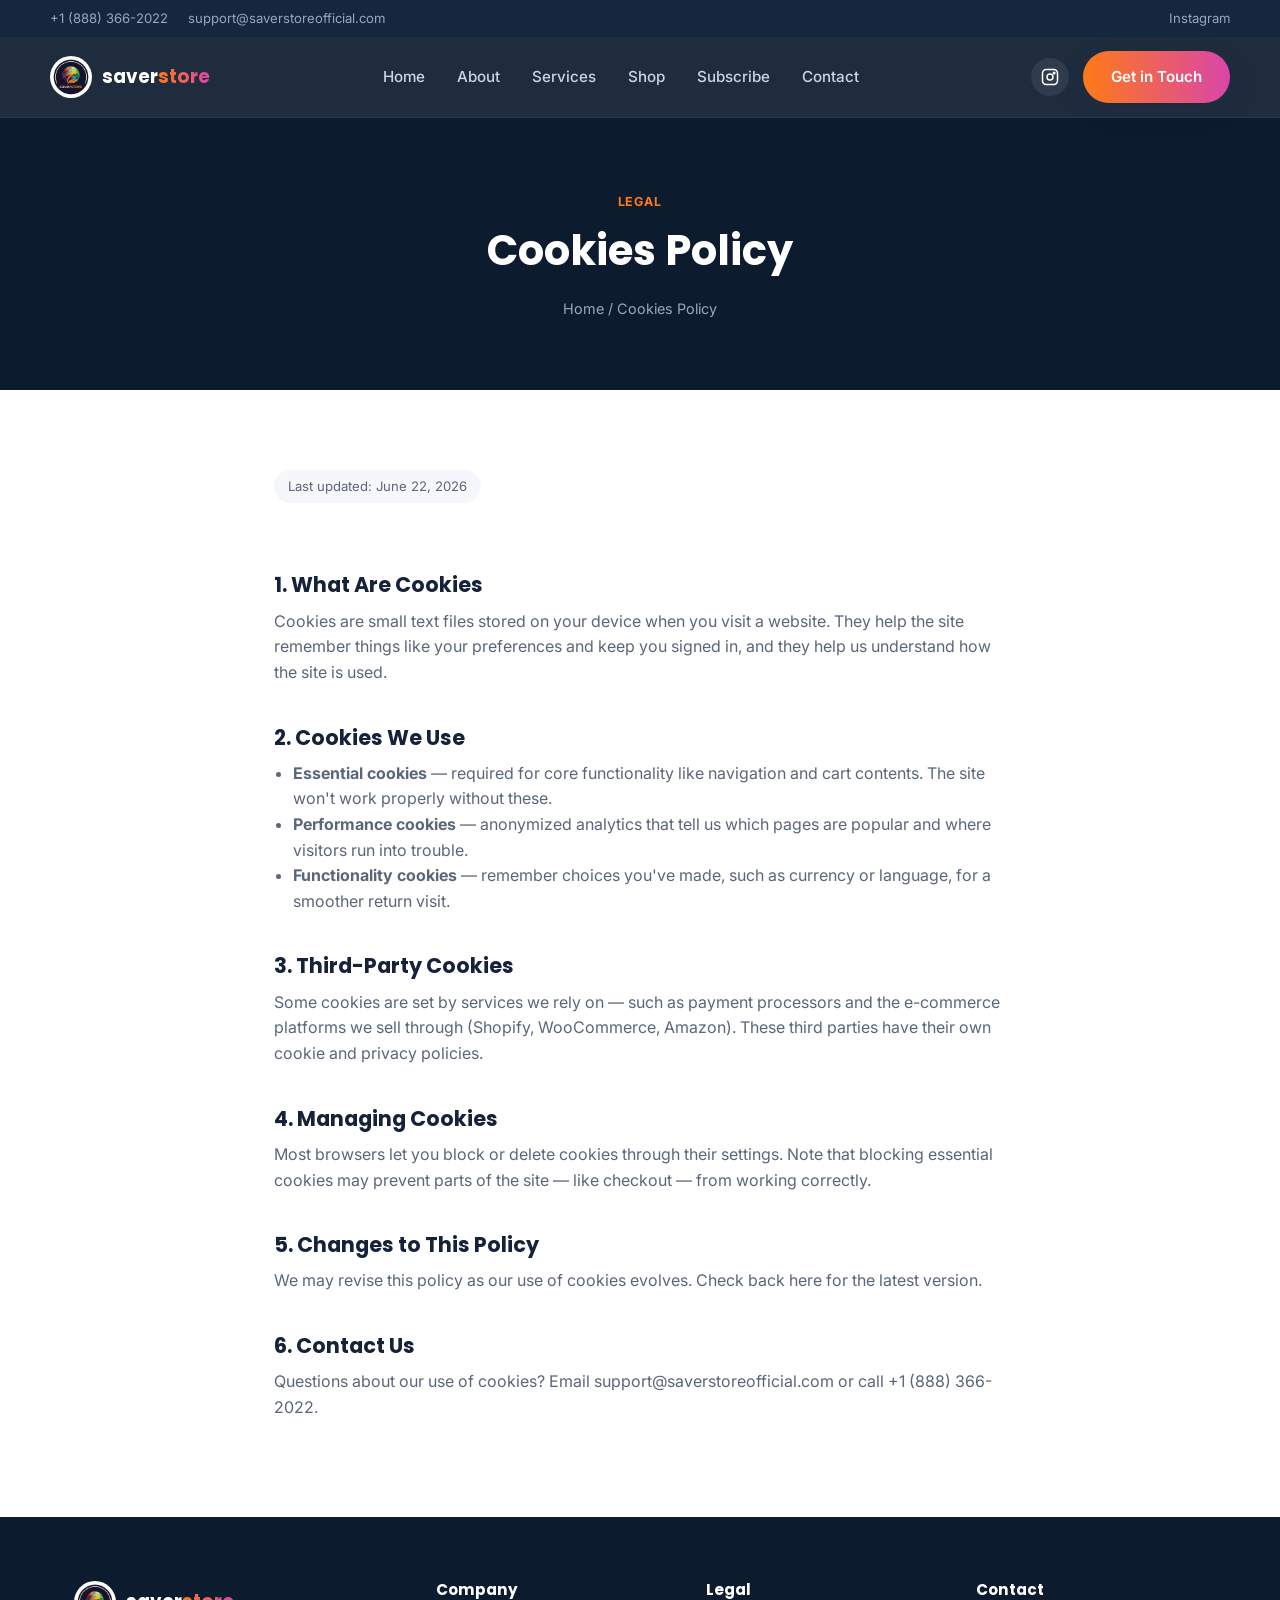
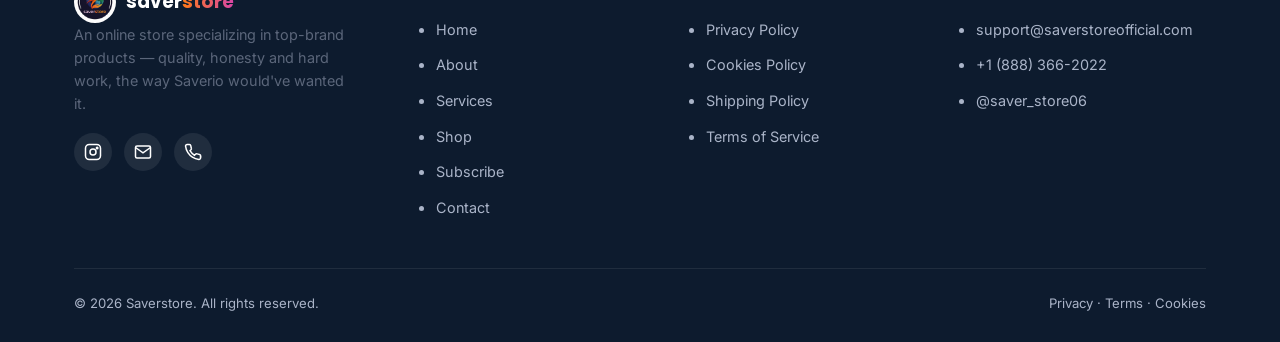
<file: cookies-policy.html>
<!DOCTYPE html>
<html lang="en">
<head>
<meta charset="UTF-8">
<meta name="viewport" content="width=device-width, initial-scale=1.0">
<title>Cookies Policy — Saverstore</title>
<meta name="description" content="Saverstore Cookies Policy: what cookies we use and how to control them.">
<link rel="icon" href="assets/img/logo.png" type="image/png">
<link rel="preconnect" href="https://fonts.googleapis.com">
<link href="https://fonts.googleapis.com/css2?family=Inter:wght@400;500;600;700&family=Poppins:wght@600;700;800&display=swap" rel="stylesheet">
<link rel="stylesheet" href="assets/css/style.css">
</head>
<body>

<div class="topbar">
  <div class="container topbar-inner">
    <div class="topbar-contact">
      <a href="tel:+18883662022">+1 (888) 366-2022</a>
      <span>support@saverstoreofficial.com</span>
    </div>
    <div class="topbar-social">
      <a href="https://www.instagram.com/saver_store06/" target="_blank" rel="noopener">Instagram</a>
    </div>
  </div>
</div>

<header class="site-header">
  <div class="container nav">
    <a href="index.html" class="brand">
      <img src="assets/img/logo.png" alt="Saverstore logo">
      <span><span class="b-saver">saver</span><span class="b-store">store</span></span>
    </a>
    <ul class="nav-links">
      <li><a href="index.html">Home</a></li>
      <li><a href="about.html">About</a></li>
      <li><a href="services.html">Services</a></li>
      <li><a href="products.html">Shop</a></li>
      <li><a href="subscribe.html">Subscribe</a></li>
      <li><a href="contact.html">Contact</a></li>
    </ul>
    <div class="nav-cta">
      <a class="nav-social" href="https://www.instagram.com/saver_store06/" target="_blank" rel="noopener" aria-label="Instagram">
        <svg width="18" height="18" viewBox="0 0 24 24" fill="none" stroke="currentColor" stroke-width="2"><rect x="2" y="2" width="20" height="20" rx="5"/><circle cx="12" cy="12" r="4"/><circle cx="17.5" cy="6.5" r="1"/></svg>
      </a>
      <a class="btn btn--primary" href="contact.html">Get in Touch</a>
      <button class="nav-toggle" aria-label="Toggle menu">&#9776;</button>
    </div>
  </div>
</header>

<section class="page-hero">
  <div class="container">
    <span class="eyebrow">Legal</span>
    <h1>Cookies Policy</h1>
    <p class="breadcrumb"><a href="index.html">Home</a> / Cookies Policy</p>
  </div>
</section>

<section class="section">
  <div class="container legal">
    <span class="updated">Last updated: June 22, 2026</span>

    <h2>1. What Are Cookies</h2>
    <p>Cookies are small text files stored on your device when you visit a website. They help the site remember things like your preferences and keep you signed in, and they help us understand how the site is used.</p>

    <h2>2. Cookies We Use</h2>
    <ul>
      <li><strong>Essential cookies</strong> — required for core functionality like navigation and cart contents. The site won't work properly without these.</li>
      <li><strong>Performance cookies</strong> — anonymized analytics that tell us which pages are popular and where visitors run into trouble.</li>
      <li><strong>Functionality cookies</strong> — remember choices you've made, such as currency or language, for a smoother return visit.</li>
    </ul>

    <h2>3. Third-Party Cookies</h2>
    <p>Some cookies are set by services we rely on — such as payment processors and the e-commerce platforms we sell through (Shopify, WooCommerce, Amazon). These third parties have their own cookie and privacy policies.</p>

    <h2>4. Managing Cookies</h2>
    <p>Most browsers let you block or delete cookies through their settings. Note that blocking essential cookies may prevent parts of the site — like checkout — from working correctly.</p>

    <h2>5. Changes to This Policy</h2>
    <p>We may revise this policy as our use of cookies evolves. Check back here for the latest version.</p>

    <h2>6. Contact Us</h2>
    <p>Questions about our use of cookies? Email <a href="mailto:support@saverstoreofficial.com">support@saverstoreofficial.com</a> or call <a href="tel:+18883662022">+1 (888) 366-2022</a>.</p>
  </div>
</section>

<footer class="site-footer">
  <div class="container">
    <div class="footer-grid">
      <div class="footer-brand">
        <a href="index.html" class="brand">
          <img src="assets/img/logo.png" alt="Saverstore logo">
          <span><span class="b-saver">saver</span><span class="b-store">store</span></span>
        </a>
        <p>An online store specializing in top-brand products — quality, honesty and hard work, the way Saverio would've wanted it.</p>
        <div class="footer-social">
          <a href="https://www.instagram.com/saver_store06/" target="_blank" rel="noopener" aria-label="Instagram">
            <svg width="18" height="18" viewBox="0 0 24 24" fill="none" stroke="currentColor" stroke-width="2"><rect x="2" y="2" width="20" height="20" rx="5"/><circle cx="12" cy="12" r="4"/><circle cx="17.5" cy="6.5" r="1"/></svg>
          </a>
          <a href="mailto:support@saverstoreofficial.com" aria-label="Email">
            <svg width="18" height="18" viewBox="0 0 24 24" fill="none" stroke="currentColor" stroke-width="2"><rect x="2" y="4" width="20" height="16" rx="2"/><path d="M22 6l-10 7L2 6"/></svg>
          </a>
          <a href="tel:+18883662022" aria-label="Phone">
            <svg width="18" height="18" viewBox="0 0 24 24" fill="none" stroke="currentColor" stroke-width="2"><path d="M22 16.9v3a2 2 0 01-2.2 2 19.8 19.8 0 01-8.6-3.1 19.5 19.5 0 01-6-6 19.8 19.8 0 01-3.1-8.7A2 2 0 014.1 2h3a2 2 0 012 1.7c.1 1.1.4 2.2.7 3.2a2 2 0 01-.5 2.1L8 10.3a16 16 0 006 6l1.3-1.3a2 2 0 012.1-.5c1 .4 2.1.6 3.2.7a2 2 0 011.7 2z"/></svg>
          </a>
        </div>
      </div>
      <div>
        <h4>Company</h4>
        <ul>
          <li><a href="index.html">Home</a></li>
          <li><a href="about.html">About</a></li>
          <li><a href="services.html">Services</a></li>
          <li><a href="products.html">Shop</a></li>
          <li><a href="subscribe.html">Subscribe</a></li>
          <li><a href="contact.html">Contact</a></li>
        </ul>
      </div>
      <div>
        <h4>Legal</h4>
        <ul>
          <li><a href="privacy-policy.html">Privacy Policy</a></li>
          <li><a href="cookies-policy.html">Cookies Policy</a></li>
          <li><a href="shipping-policy.html">Shipping Policy</a></li>
          <li><a href="terms-of-service.html">Terms of Service</a></li>
        </ul>
      </div>
      <div>
        <h4>Contact</h4>
        <ul>
          <li><a href="mailto:support@saverstoreofficial.com">support@saverstoreofficial.com</a></li>
          <li><a href="tel:+18883662022">+1 (888) 366-2022</a></li>
          <li><a href="https://www.instagram.com/saver_store06/" target="_blank" rel="noopener">@saver_store06</a></li>
        </ul>
      </div>
    </div>
    <div class="footer-bottom">
      <span>© <span class="current-year">2026</span> Saverstore. All rights reserved.</span>
      <span><a href="privacy-policy.html">Privacy</a> · <a href="terms-of-service.html">Terms</a> · <a href="cookies-policy.html">Cookies</a></span>
    </div>
  </div>
</footer>

<script src="assets/js/script.js"></script>
</body>
</html>
</file>
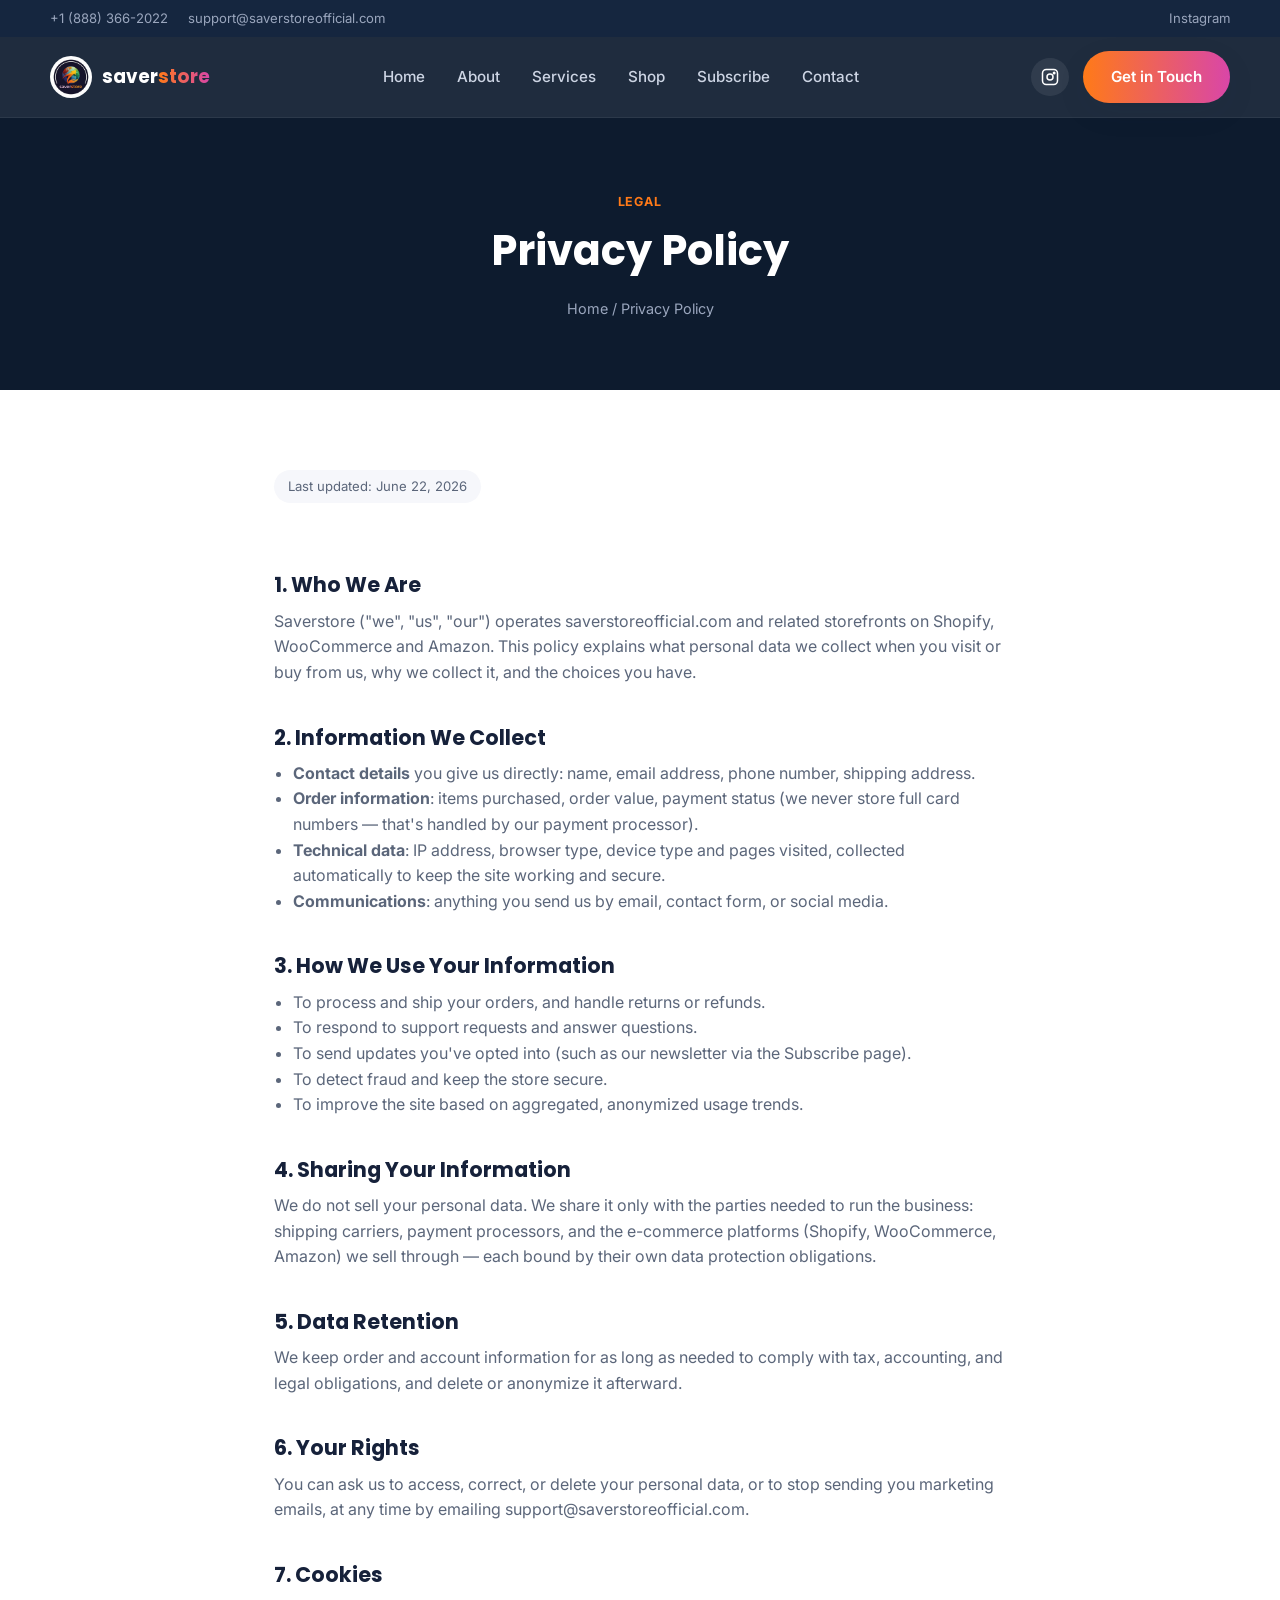
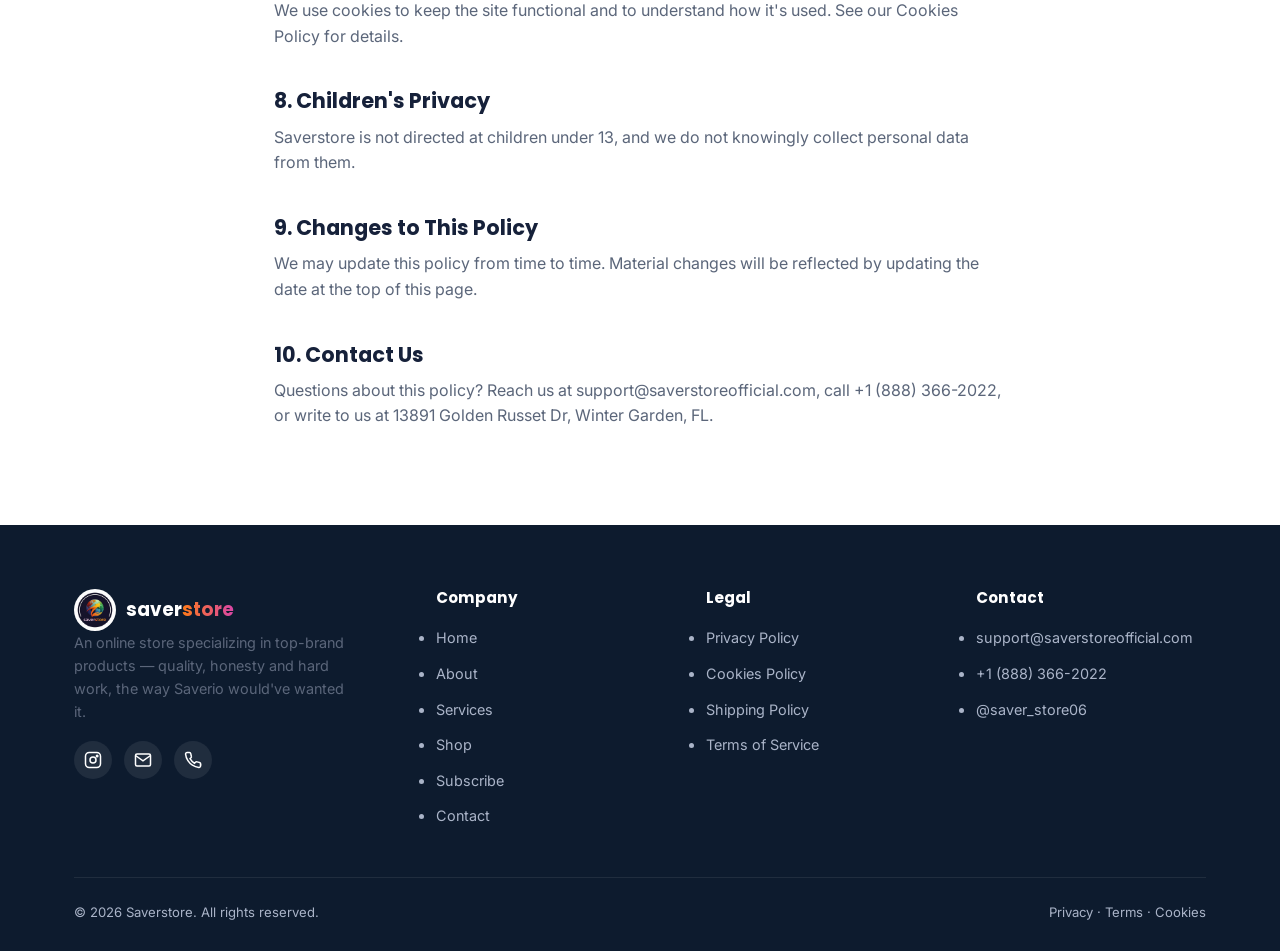
<file: privacy-policy.html>
<!DOCTYPE html>
<html lang="en">
<head>
<meta charset="UTF-8">
<meta name="viewport" content="width=device-width, initial-scale=1.0">
<title>Privacy Policy — Saverstore</title>
<meta name="description" content="Saverstore Privacy Policy: what data we collect, why, and how we protect it.">
<link rel="icon" href="assets/img/logo.png" type="image/png">
<link rel="preconnect" href="https://fonts.googleapis.com">
<link href="https://fonts.googleapis.com/css2?family=Inter:wght@400;500;600;700&family=Poppins:wght@600;700;800&display=swap" rel="stylesheet">
<link rel="stylesheet" href="assets/css/style.css">
</head>
<body>

<div class="topbar">
  <div class="container topbar-inner">
    <div class="topbar-contact">
      <a href="tel:+18883662022">+1 (888) 366-2022</a>
      <span>support@saverstoreofficial.com</span>
    </div>
    <div class="topbar-social">
      <a href="https://www.instagram.com/saver_store06/" target="_blank" rel="noopener">Instagram</a>
    </div>
  </div>
</div>

<header class="site-header">
  <div class="container nav">
    <a href="index.html" class="brand">
      <img src="assets/img/logo.png" alt="Saverstore logo">
      <span><span class="b-saver">saver</span><span class="b-store">store</span></span>
    </a>
    <ul class="nav-links">
      <li><a href="index.html">Home</a></li>
      <li><a href="about.html">About</a></li>
      <li><a href="services.html">Services</a></li>
      <li><a href="products.html">Shop</a></li>
      <li><a href="subscribe.html">Subscribe</a></li>
      <li><a href="contact.html">Contact</a></li>
    </ul>
    <div class="nav-cta">
      <a class="nav-social" href="https://www.instagram.com/saver_store06/" target="_blank" rel="noopener" aria-label="Instagram">
        <svg width="18" height="18" viewBox="0 0 24 24" fill="none" stroke="currentColor" stroke-width="2"><rect x="2" y="2" width="20" height="20" rx="5"/><circle cx="12" cy="12" r="4"/><circle cx="17.5" cy="6.5" r="1"/></svg>
      </a>
      <a class="btn btn--primary" href="contact.html">Get in Touch</a>
      <button class="nav-toggle" aria-label="Toggle menu">&#9776;</button>
    </div>
  </div>
</header>

<section class="page-hero">
  <div class="container">
    <span class="eyebrow">Legal</span>
    <h1>Privacy Policy</h1>
    <p class="breadcrumb"><a href="index.html">Home</a> / Privacy Policy</p>
  </div>
</section>

<section class="section">
  <div class="container legal">
    <span class="updated">Last updated: June 22, 2026</span>

    <h2>1. Who We Are</h2>
    <p>Saverstore ("we", "us", "our") operates saverstoreofficial.com and related storefronts on Shopify, WooCommerce and Amazon. This policy explains what personal data we collect when you visit or buy from us, why we collect it, and the choices you have.</p>

    <h2>2. Information We Collect</h2>
    <ul>
      <li><strong>Contact details</strong> you give us directly: name, email address, phone number, shipping address.</li>
      <li><strong>Order information</strong>: items purchased, order value, payment status (we never store full card numbers — that's handled by our payment processor).</li>
      <li><strong>Technical data</strong>: IP address, browser type, device type and pages visited, collected automatically to keep the site working and secure.</li>
      <li><strong>Communications</strong>: anything you send us by email, contact form, or social media.</li>
    </ul>

    <h2>3. How We Use Your Information</h2>
    <ul>
      <li>To process and ship your orders, and handle returns or refunds.</li>
      <li>To respond to support requests and answer questions.</li>
      <li>To send updates you've opted into (such as our newsletter via the Subscribe page).</li>
      <li>To detect fraud and keep the store secure.</li>
      <li>To improve the site based on aggregated, anonymized usage trends.</li>
    </ul>

    <h2>4. Sharing Your Information</h2>
    <p>We do not sell your personal data. We share it only with the parties needed to run the business: shipping carriers, payment processors, and the e-commerce platforms (Shopify, WooCommerce, Amazon) we sell through — each bound by their own data protection obligations.</p>

    <h2>5. Data Retention</h2>
    <p>We keep order and account information for as long as needed to comply with tax, accounting, and legal obligations, and delete or anonymize it afterward.</p>

    <h2>6. Your Rights</h2>
    <p>You can ask us to access, correct, or delete your personal data, or to stop sending you marketing emails, at any time by emailing <a href="mailto:support@saverstoreofficial.com">support@saverstoreofficial.com</a>.</p>

    <h2>7. Cookies</h2>
    <p>We use cookies to keep the site functional and to understand how it's used. See our <a href="cookies-policy.html">Cookies Policy</a> for details.</p>

    <h2>8. Children's Privacy</h2>
    <p>Saverstore is not directed at children under 13, and we do not knowingly collect personal data from them.</p>

    <h2>9. Changes to This Policy</h2>
    <p>We may update this policy from time to time. Material changes will be reflected by updating the date at the top of this page.</p>

    <h2>10. Contact Us</h2>
    <p>Questions about this policy? Reach us at <a href="mailto:support@saverstoreofficial.com">support@saverstoreofficial.com</a>, call <a href="tel:+18883662022">+1 (888) 366-2022</a>, or write to us at 13891 Golden Russet Dr, Winter Garden, FL.</p>
  </div>
</section>

<footer class="site-footer">
  <div class="container">
    <div class="footer-grid">
      <div class="footer-brand">
        <a href="index.html" class="brand">
          <img src="assets/img/logo.png" alt="Saverstore logo">
          <span><span class="b-saver">saver</span><span class="b-store">store</span></span>
        </a>
        <p>An online store specializing in top-brand products — quality, honesty and hard work, the way Saverio would've wanted it.</p>
        <div class="footer-social">
          <a href="https://www.instagram.com/saver_store06/" target="_blank" rel="noopener" aria-label="Instagram">
            <svg width="18" height="18" viewBox="0 0 24 24" fill="none" stroke="currentColor" stroke-width="2"><rect x="2" y="2" width="20" height="20" rx="5"/><circle cx="12" cy="12" r="4"/><circle cx="17.5" cy="6.5" r="1"/></svg>
          </a>
          <a href="mailto:support@saverstoreofficial.com" aria-label="Email">
            <svg width="18" height="18" viewBox="0 0 24 24" fill="none" stroke="currentColor" stroke-width="2"><rect x="2" y="4" width="20" height="16" rx="2"/><path d="M22 6l-10 7L2 6"/></svg>
          </a>
          <a href="tel:+18883662022" aria-label="Phone">
            <svg width="18" height="18" viewBox="0 0 24 24" fill="none" stroke="currentColor" stroke-width="2"><path d="M22 16.9v3a2 2 0 01-2.2 2 19.8 19.8 0 01-8.6-3.1 19.5 19.5 0 01-6-6 19.8 19.8 0 01-3.1-8.7A2 2 0 014.1 2h3a2 2 0 012 1.7c.1 1.1.4 2.2.7 3.2a2 2 0 01-.5 2.1L8 10.3a16 16 0 006 6l1.3-1.3a2 2 0 012.1-.5c1 .4 2.1.6 3.2.7a2 2 0 011.7 2z"/></svg>
          </a>
        </div>
      </div>
      <div>
        <h4>Company</h4>
        <ul>
          <li><a href="index.html">Home</a></li>
          <li><a href="about.html">About</a></li>
          <li><a href="services.html">Services</a></li>
          <li><a href="products.html">Shop</a></li>
          <li><a href="subscribe.html">Subscribe</a></li>
          <li><a href="contact.html">Contact</a></li>
        </ul>
      </div>
      <div>
        <h4>Legal</h4>
        <ul>
          <li><a href="privacy-policy.html">Privacy Policy</a></li>
          <li><a href="cookies-policy.html">Cookies Policy</a></li>
          <li><a href="shipping-policy.html">Shipping Policy</a></li>
          <li><a href="terms-of-service.html">Terms of Service</a></li>
        </ul>
      </div>
      <div>
        <h4>Contact</h4>
        <ul>
          <li><a href="mailto:support@saverstoreofficial.com">support@saverstoreofficial.com</a></li>
          <li><a href="tel:+18883662022">+1 (888) 366-2022</a></li>
          <li><a href="https://www.instagram.com/saver_store06/" target="_blank" rel="noopener">@saver_store06</a></li>
        </ul>
      </div>
    </div>
    <div class="footer-bottom">
      <span>© <span class="current-year">2026</span> Saverstore. All rights reserved.</span>
      <span><a href="privacy-policy.html">Privacy</a> · <a href="terms-of-service.html">Terms</a> · <a href="cookies-policy.html">Cookies</a></span>
    </div>
  </div>
</footer>

<script src="assets/js/script.js"></script>
</body>
</html>
</file>
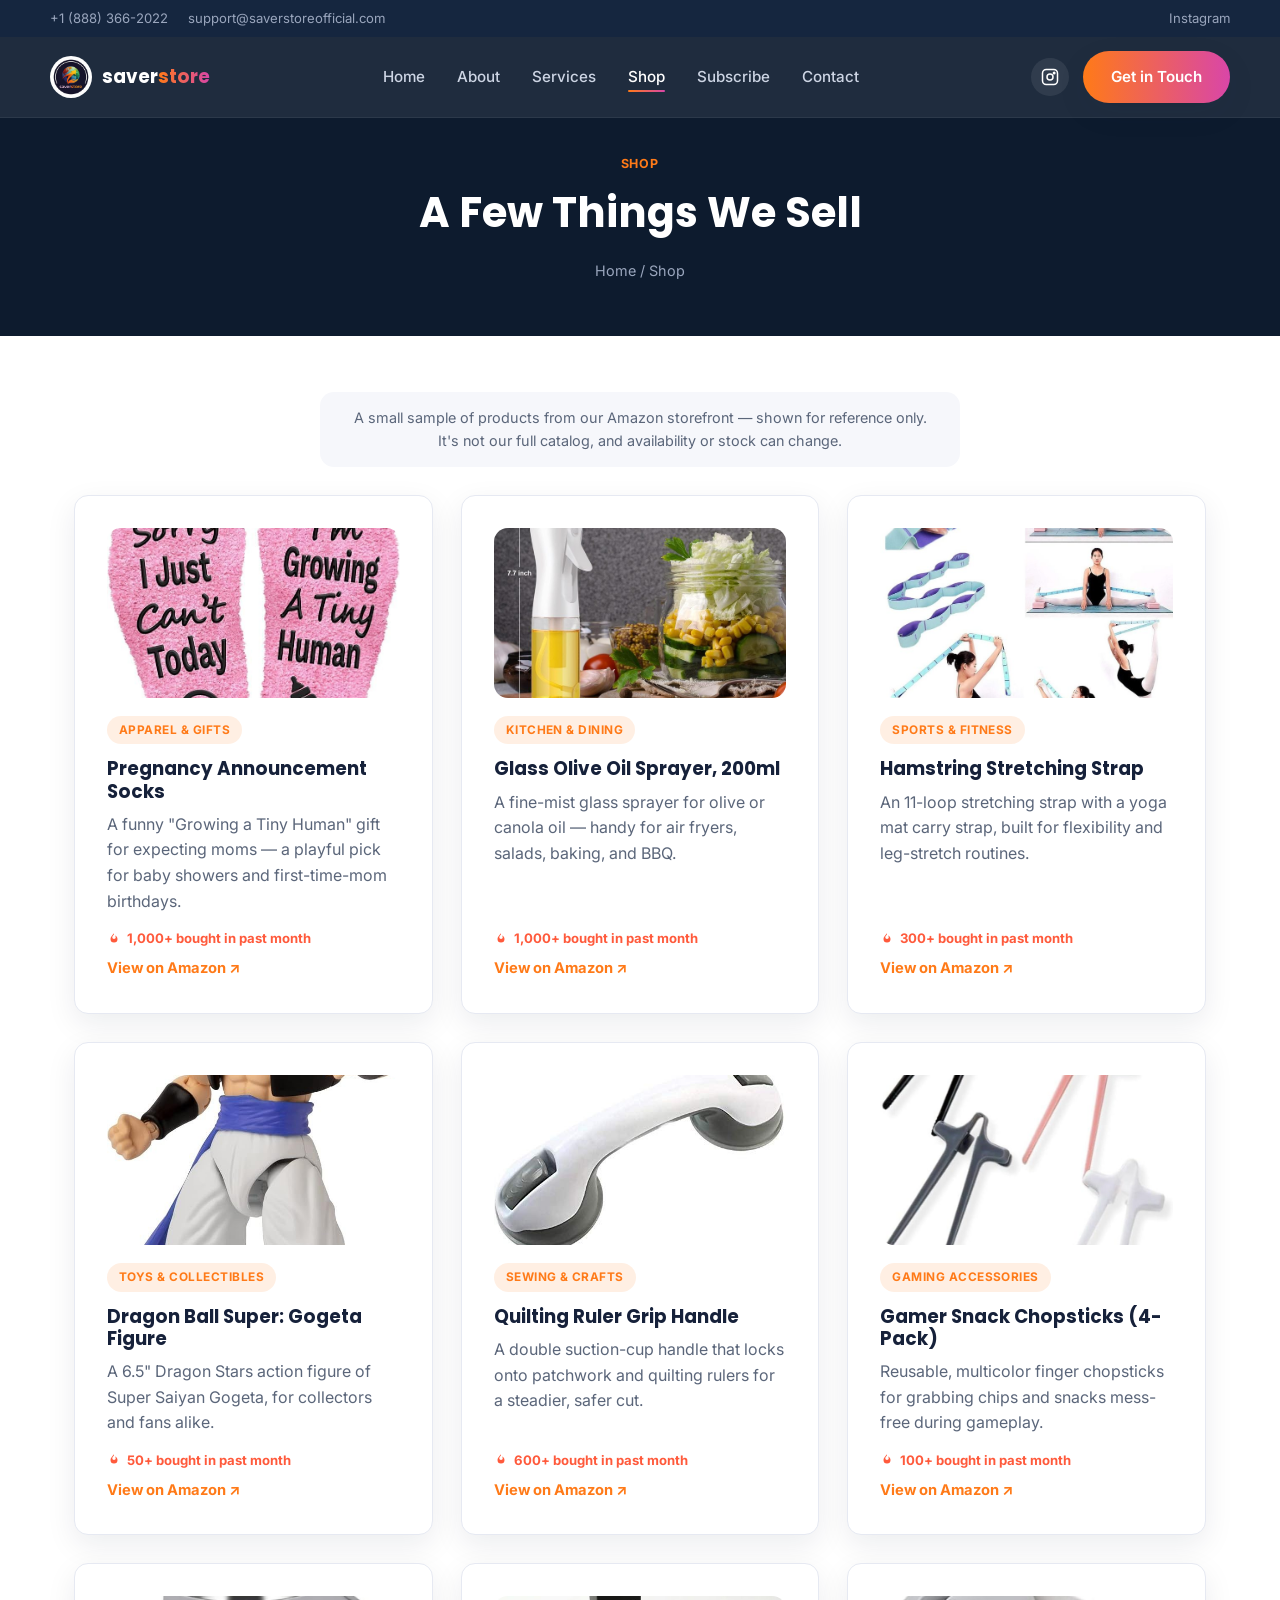
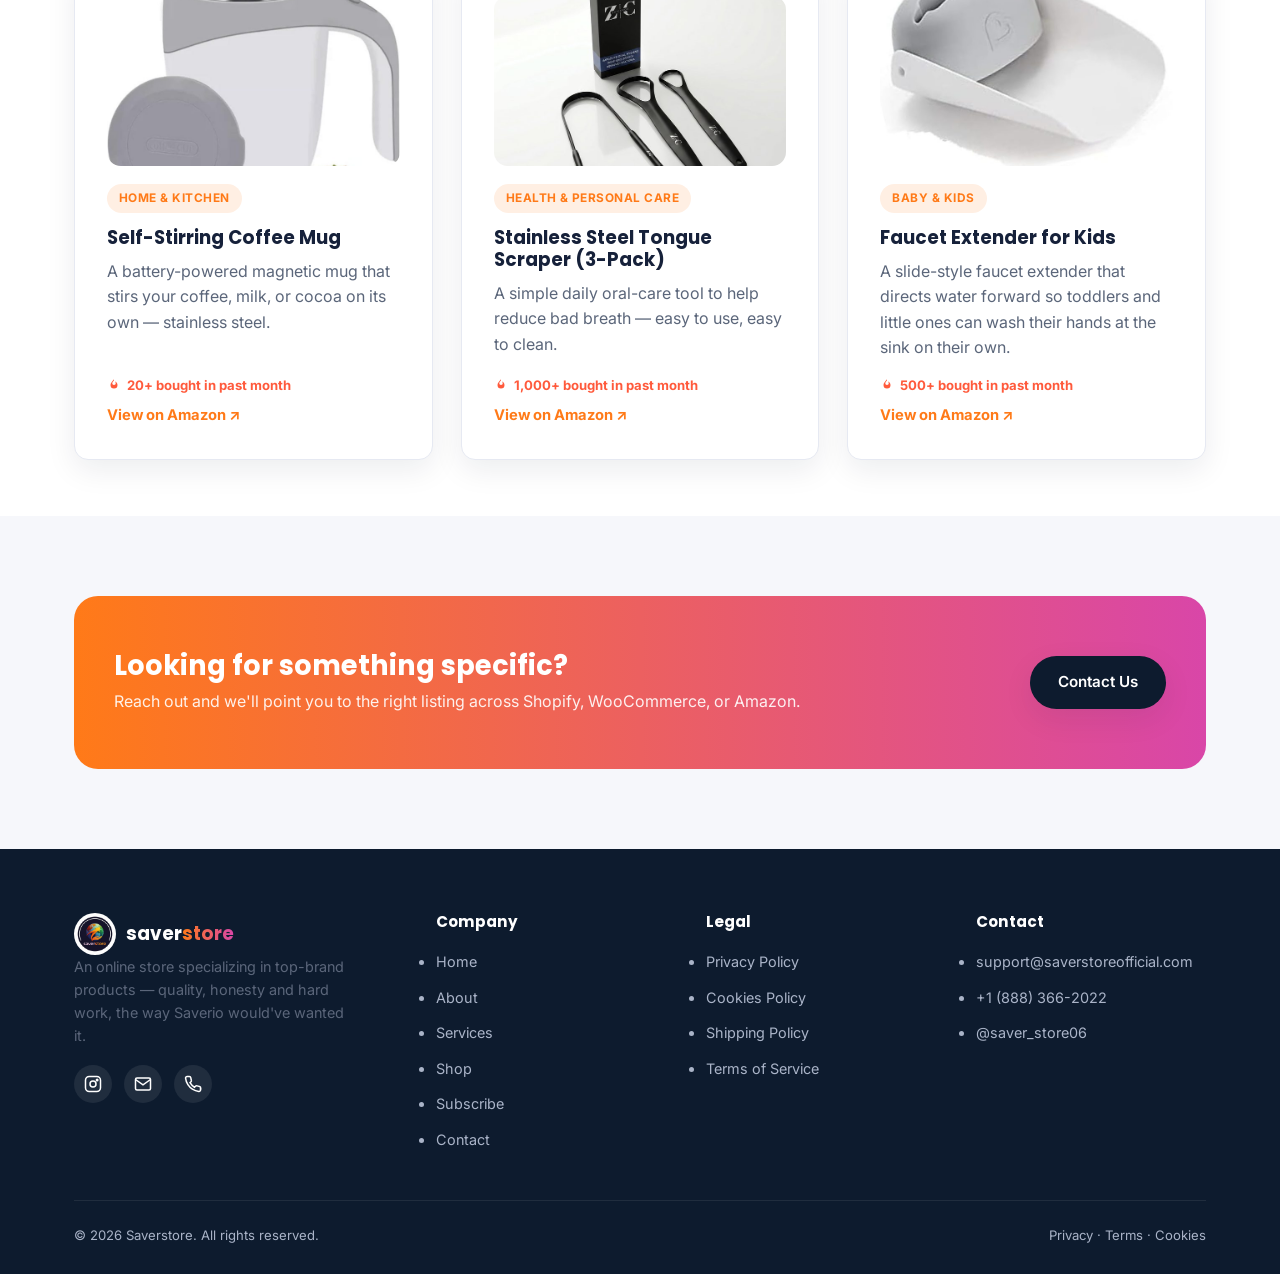
<file: products.html>
<!DOCTYPE html>
<html lang="en">
<head>
<meta charset="UTF-8">
<meta name="viewport" content="width=device-width, initial-scale=1.0">
<title>Shop — Saverstore</title>
<meta name="description" content="A sample of products Saverstore lists on Amazon — for reference only.">
<link rel="icon" href="assets/img/logo.png" type="image/png">
<link rel="preconnect" href="https://fonts.googleapis.com">
<link href="https://fonts.googleapis.com/css2?family=Inter:wght@400;500;600;700&family=Poppins:wght@600;700;800&display=swap" rel="stylesheet">
<link rel="stylesheet" href="assets/css/style.css">
</head>
<body>

<div class="topbar">
  <div class="container topbar-inner">
    <div class="topbar-contact">
      <a href="tel:+18883662022">+1 (888) 366-2022</a>
      <span>support@saverstoreofficial.com</span>
    </div>
    <div class="topbar-social">
      <a href="https://www.instagram.com/saver_store06/" target="_blank" rel="noopener">Instagram</a>
    </div>
  </div>
</div>

<header class="site-header">
  <div class="container nav">
    <a href="index.html" class="brand">
      <img src="assets/img/logo.png" alt="Saverstore logo">
      <span><span class="b-saver">saver</span><span class="b-store">store</span></span>
    </a>
    <ul class="nav-links">
      <li><a href="index.html">Home</a></li>
      <li><a href="about.html">About</a></li>
      <li><a href="services.html">Services</a></li>
      <li><a href="products.html">Shop</a></li>
      <li><a href="subscribe.html">Subscribe</a></li>
      <li><a href="contact.html">Contact</a></li>
    </ul>
    <div class="nav-cta">
      <a class="nav-social" href="https://www.instagram.com/saver_store06/" target="_blank" rel="noopener" aria-label="Instagram">
        <svg width="18" height="18" viewBox="0 0 24 24" fill="none" stroke="currentColor" stroke-width="2"><rect x="2" y="2" width="20" height="20" rx="5"/><circle cx="12" cy="12" r="4"/><circle cx="17.5" cy="6.5" r="1"/></svg>
      </a>
      <a class="btn btn--primary" href="contact.html">Get in Touch</a>
      <button class="nav-toggle" aria-label="Toggle menu">&#9776;</button>
    </div>
  </div>
</header>

<section class="page-hero compact">
  <div class="container">
    <span class="eyebrow">Shop</span>
    <h1>A Few Things We Sell</h1>
    <p class="breadcrumb"><a href="index.html">Home</a> / Shop</p>
  </div>
</section>

<section class="section--tight">
  <div class="container">
    <p class="catalog-note">A small sample of products from our Amazon storefront — shown for reference only. It's not our full catalog, and availability or stock can change.</p>

    <div class="grid-3">

      <div class="card product-card">
        <img class="thumb" src="assets/img/products/product-pregnancy-socks.jpg" alt="Pregnancy Announcement Socks" loading="lazy">
        <span class="category">Apparel &amp; Gifts</span>
        <h3>Pregnancy Announcement Socks</h3>
        <p>A funny "Growing a Tiny Human" gift for expecting moms — a playful pick for baby showers and first-time-mom birthdays.</p>
        <span class="sales-badge"><svg width="14" height="14" viewBox="0 0 24 24" fill="currentColor" stroke="none"><path d="M12 2c1 3-3 4-3 7a3 3 0 006 0c0-1-1-2-1-3 2 1 4 3 4 6a6 6 0 11-12 0c0-4 3-6 6-10z"/></svg>1,000+ bought in past month</span>
        <a class="view-link" href="https://www.amazon.com/dp/B0D4QTXMSR/" target="_blank" rel="noopener">View on Amazon ↗</a>
      </div>

      <div class="card product-card">
        <img class="thumb" src="assets/img/products/product-oil-sprayer.jpg" alt="Glass Olive Oil Sprayer, 200ml" loading="lazy">
        <span class="category">Kitchen &amp; Dining</span>
        <h3>Glass Olive Oil Sprayer, 200ml</h3>
        <p>A fine-mist glass sprayer for olive or canola oil — handy for air fryers, salads, baking, and BBQ.</p>
        <span class="sales-badge"><svg width="14" height="14" viewBox="0 0 24 24" fill="currentColor" stroke="none"><path d="M12 2c1 3-3 4-3 7a3 3 0 006 0c0-1-1-2-1-3 2 1 4 3 4 6a6 6 0 11-12 0c0-4 3-6 6-10z"/></svg>1,000+ bought in past month</span>
        <a class="view-link" href="https://www.amazon.com/dp/B09NKRWXPC" target="_blank" rel="noopener">View on Amazon ↗</a>
      </div>

      <div class="card product-card">
        <img class="thumb" src="assets/img/products/product-stretch-strap.jpg" alt="Hamstring Stretching Strap" loading="lazy">
        <span class="category">Sports &amp; Fitness</span>
        <h3>Hamstring Stretching Strap</h3>
        <p>An 11-loop stretching strap with a yoga mat carry strap, built for flexibility and leg-stretch routines.</p>
        <span class="sales-badge"><svg width="14" height="14" viewBox="0 0 24 24" fill="currentColor" stroke="none"><path d="M12 2c1 3-3 4-3 7a3 3 0 006 0c0-1-1-2-1-3 2 1 4 3 4 6a6 6 0 11-12 0c0-4 3-6 6-10z"/></svg>300+ bought in past month</span>
        <a class="view-link" href="https://www.amazon.com/dp/B089FQDQ94" target="_blank" rel="noopener">View on Amazon ↗</a>
      </div>

      <div class="card product-card">
        <img class="thumb" src="assets/img/products/product-gogeta-figure.jpg" alt="Dragon Ball Super: Gogeta Figure" loading="lazy">
        <span class="category">Toys &amp; Collectibles</span>
        <h3>Dragon Ball Super: Gogeta Figure</h3>
        <p>A 6.5" Dragon Stars action figure of Super Saiyan Gogeta, for collectors and fans alike.</p>
        <span class="sales-badge"><svg width="14" height="14" viewBox="0 0 24 24" fill="currentColor" stroke="none"><path d="M12 2c1 3-3 4-3 7a3 3 0 006 0c0-1-1-2-1-3 2 1 4 3 4 6a6 6 0 11-12 0c0-4 3-6 6-10z"/></svg>50+ bought in past month</span>
        <a class="view-link" href="https://www.amazon.com/dp/B00ESQY9YA" target="_blank" rel="noopener">View on Amazon ↗</a>
      </div>

      <div class="card product-card">
        <img class="thumb" src="assets/img/products/product-ruler-grip.jpg" alt="Quilting Ruler Grip Handle" loading="lazy">
        <span class="category">Sewing &amp; Crafts</span>
        <h3>Quilting Ruler Grip Handle</h3>
        <p>A double suction-cup handle that locks onto patchwork and quilting rulers for a steadier, safer cut.</p>
        <span class="sales-badge"><svg width="14" height="14" viewBox="0 0 24 24" fill="currentColor" stroke="none"><path d="M12 2c1 3-3 4-3 7a3 3 0 006 0c0-1-1-2-1-3 2 1 4 3 4 6a6 6 0 11-12 0c0-4 3-6 6-10z"/></svg>600+ bought in past month</span>
        <a class="view-link" href="https://www.amazon.com/dp/B08HN94D7R" target="_blank" rel="noopener">View on Amazon ↗</a>
      </div>

      <div class="card product-card">
        <img class="thumb" src="assets/img/products/product-snack-chopsticks.jpg" alt="Gamer Snack Chopsticks (4-Pack)" loading="lazy">
        <span class="category">Gaming Accessories</span>
        <h3>Gamer Snack Chopsticks (4-Pack)</h3>
        <p>Reusable, multicolor finger chopsticks for grabbing chips and snacks mess-free during gameplay.</p>
        <span class="sales-badge"><svg width="14" height="14" viewBox="0 0 24 24" fill="currentColor" stroke="none"><path d="M12 2c1 3-3 4-3 7a3 3 0 006 0c0-1-1-2-1-3 2 1 4 3 4 6a6 6 0 11-12 0c0-4 3-6 6-10z"/></svg>100+ bought in past month</span>
        <a class="view-link" href="https://www.amazon.com/dp/B0CG1XNVW9/" target="_blank" rel="noopener">View on Amazon ↗</a>
      </div>

      <div class="card product-card">
        <img class="thumb" src="assets/img/products/product-stirring-mug.jpg" alt="Self-Stirring Coffee Mug" loading="lazy">
        <span class="category">Home &amp; Kitchen</span>
        <h3>Self-Stirring Coffee Mug</h3>
        <p>A battery-powered magnetic mug that stirs your coffee, milk, or cocoa on its own — stainless steel.</p>
        <span class="sales-badge"><svg width="14" height="14" viewBox="0 0 24 24" fill="currentColor" stroke="none"><path d="M12 2c1 3-3 4-3 7a3 3 0 006 0c0-1-1-2-1-3 2 1 4 3 4 6a6 6 0 11-12 0c0-4 3-6 6-10z"/></svg>20+ bought in past month</span>
        <a class="view-link" href="https://www.amazon.com/dp/B0CST6LZ8H" target="_blank" rel="noopener">View on Amazon ↗</a>
      </div>

      <div class="card product-card">
        <img class="thumb" src="assets/img/products/product-tongue-scraper.jpg" alt="Stainless Steel Tongue Scraper (3-Pack)" loading="lazy">
        <span class="category">Health &amp; Personal Care</span>
        <h3>Stainless Steel Tongue Scraper (3-Pack)</h3>
        <p>A simple daily oral-care tool to help reduce bad breath — easy to use, easy to clean.</p>
        <span class="sales-badge"><svg width="14" height="14" viewBox="0 0 24 24" fill="currentColor" stroke="none"><path d="M12 2c1 3-3 4-3 7a3 3 0 006 0c0-1-1-2-1-3 2 1 4 3 4 6a6 6 0 11-12 0c0-4 3-6 6-10z"/></svg>1,000+ bought in past month</span>
        <a class="view-link" href="https://www.amazon.com/dp/B0GVZF1GN7" target="_blank" rel="noopener">View on Amazon ↗</a>
      </div>

      <div class="card product-card">
        <img class="thumb" src="assets/img/products/product-faucet-extender.jpg" alt="Faucet Extender for Kids" loading="lazy">
        <span class="category">Baby &amp; Kids</span>
        <h3>Faucet Extender for Kids</h3>
        <p>A slide-style faucet extender that directs water forward so toddlers and little ones can wash their hands at the sink on their own.</p>
        <span class="sales-badge"><svg width="14" height="14" viewBox="0 0 24 24" fill="currentColor" stroke="none"><path d="M12 2c1 3-3 4-3 7a3 3 0 006 0c0-1-1-2-1-3 2 1 4 3 4 6a6 6 0 11-12 0c0-4 3-6 6-10z"/></svg>500+ bought in past month</span>
        <a class="view-link" href="https://www.amazon.com/dp/B0C4G3BLHG" target="_blank" rel="noopener">View on Amazon ↗</a>
      </div>

    </div>
  </div>
</section>

<section class="section section--gray">
  <div class="container">
    <div class="cta-banner">
      <div>
        <h2>Looking for something specific?</h2>
        <p>Reach out and we'll point you to the right listing across Shopify, WooCommerce, or Amazon.</p>
      </div>
      <a href="contact.html" class="btn btn--primary">Contact Us</a>
    </div>
  </div>
</section>

<footer class="site-footer">
  <div class="container">
    <div class="footer-grid">
      <div class="footer-brand">
        <a href="index.html" class="brand">
          <img src="assets/img/logo.png" alt="Saverstore logo">
          <span><span class="b-saver">saver</span><span class="b-store">store</span></span>
        </a>
        <p>An online store specializing in top-brand products — quality, honesty and hard work, the way Saverio would've wanted it.</p>
        <div class="footer-social">
          <a href="https://www.instagram.com/saver_store06/" target="_blank" rel="noopener" aria-label="Instagram">
            <svg width="18" height="18" viewBox="0 0 24 24" fill="none" stroke="currentColor" stroke-width="2"><rect x="2" y="2" width="20" height="20" rx="5"/><circle cx="12" cy="12" r="4"/><circle cx="17.5" cy="6.5" r="1"/></svg>
          </a>
          <a href="mailto:support@saverstoreofficial.com" aria-label="Email">
            <svg width="18" height="18" viewBox="0 0 24 24" fill="none" stroke="currentColor" stroke-width="2"><rect x="2" y="4" width="20" height="16" rx="2"/><path d="M22 6l-10 7L2 6"/></svg>
          </a>
          <a href="tel:+18883662022" aria-label="Phone">
            <svg width="18" height="18" viewBox="0 0 24 24" fill="none" stroke="currentColor" stroke-width="2"><path d="M22 16.9v3a2 2 0 01-2.2 2 19.8 19.8 0 01-8.6-3.1 19.5 19.5 0 01-6-6 19.8 19.8 0 01-3.1-8.7A2 2 0 014.1 2h3a2 2 0 012 1.7c.1 1.1.4 2.2.7 3.2a2 2 0 01-.5 2.1L8 10.3a16 16 0 006 6l1.3-1.3a2 2 0 012.1-.5c1 .4 2.1.6 3.2.7a2 2 0 011.7 2z"/></svg>
          </a>
        </div>
      </div>
      <div>
        <h4>Company</h4>
        <ul>
          <li><a href="index.html">Home</a></li>
          <li><a href="about.html">About</a></li>
          <li><a href="services.html">Services</a></li>
          <li><a href="products.html">Shop</a></li>
          <li><a href="subscribe.html">Subscribe</a></li>
          <li><a href="contact.html">Contact</a></li>
        </ul>
      </div>
      <div>
        <h4>Legal</h4>
        <ul>
          <li><a href="privacy-policy.html">Privacy Policy</a></li>
          <li><a href="cookies-policy.html">Cookies Policy</a></li>
          <li><a href="shipping-policy.html">Shipping Policy</a></li>
          <li><a href="terms-of-service.html">Terms of Service</a></li>
        </ul>
      </div>
      <div>
        <h4>Contact</h4>
        <ul>
          <li><a href="mailto:support@saverstoreofficial.com">support@saverstoreofficial.com</a></li>
          <li><a href="tel:+18883662022">+1 (888) 366-2022</a></li>
          <li><a href="https://www.instagram.com/saver_store06/" target="_blank" rel="noopener">@saver_store06</a></li>
        </ul>
      </div>
    </div>
    <div class="footer-bottom">
      <span>© <span class="current-year">2026</span> Saverstore. All rights reserved.</span>
      <span><a href="privacy-policy.html">Privacy</a> · <a href="terms-of-service.html">Terms</a> · <a href="cookies-policy.html">Cookies</a></span>
    </div>
  </div>
</footer>

<script src="assets/js/script.js"></script>
</body>
</html>
</file>
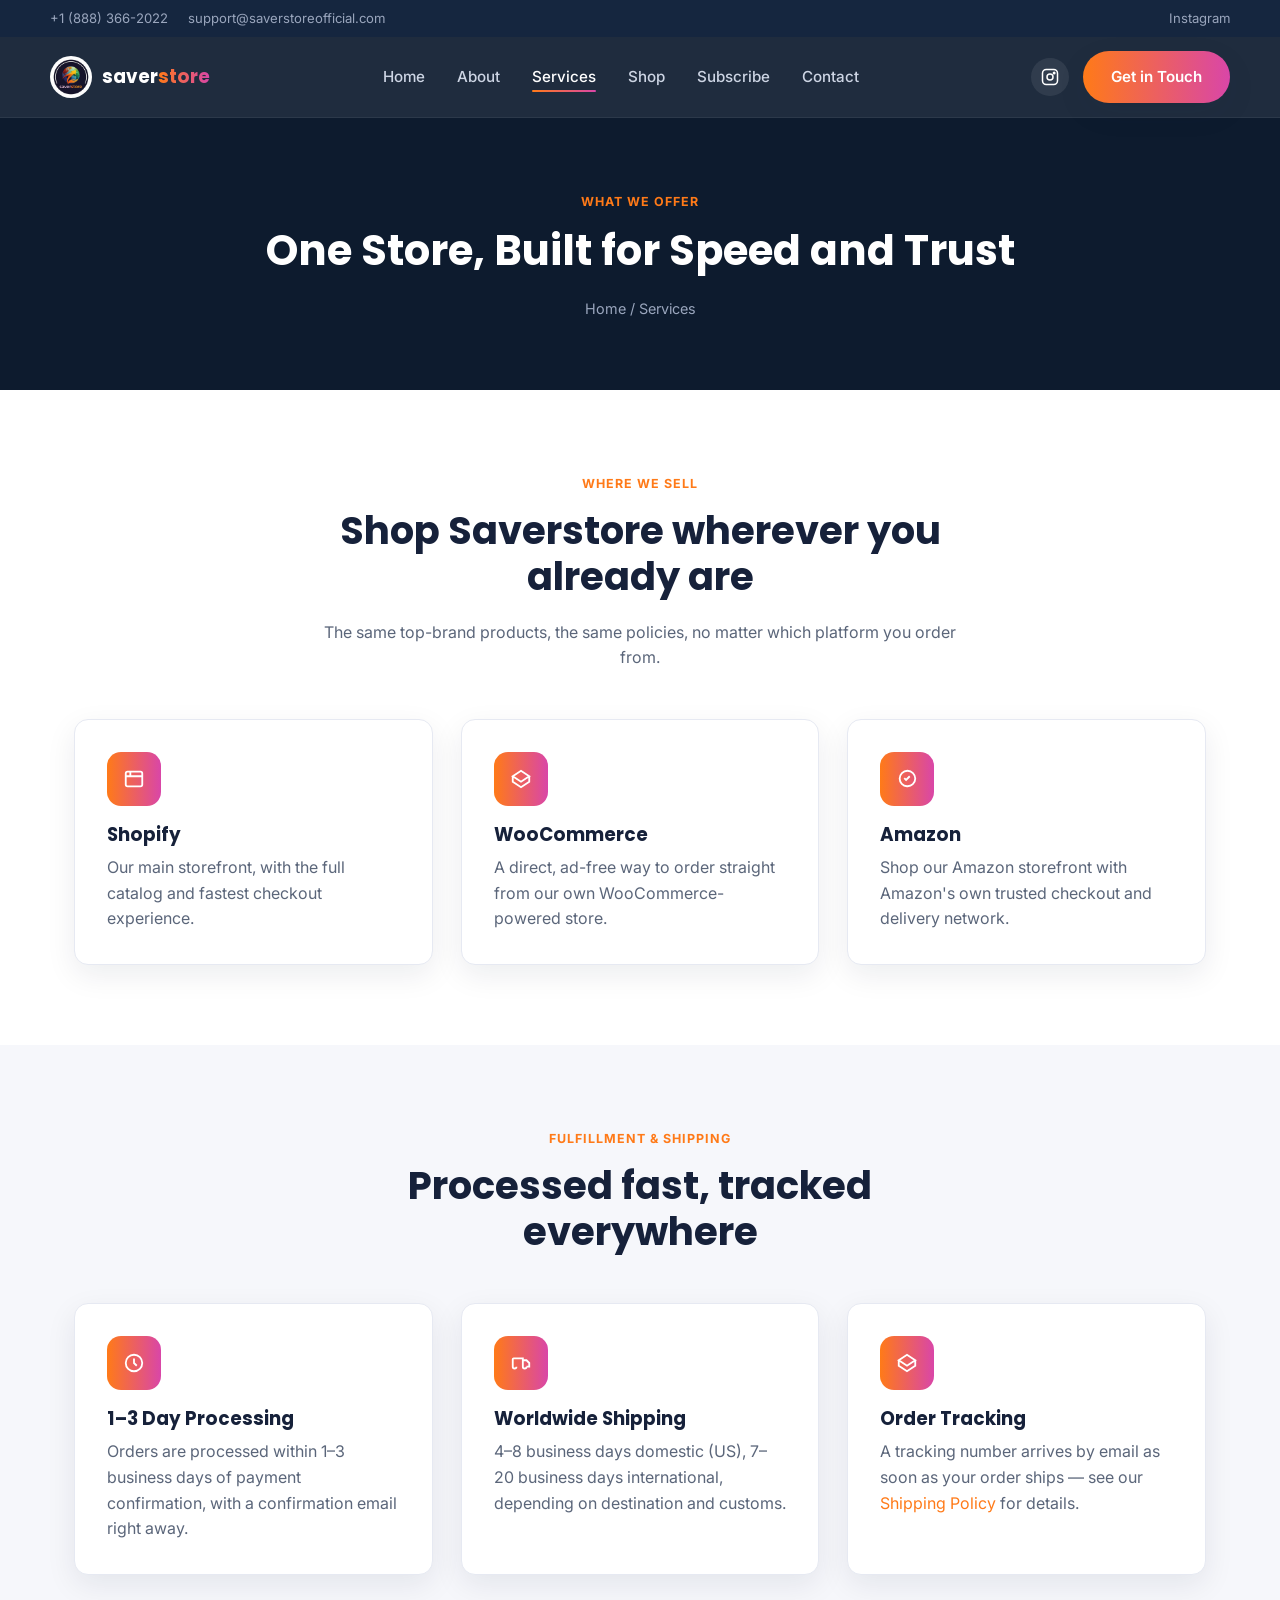
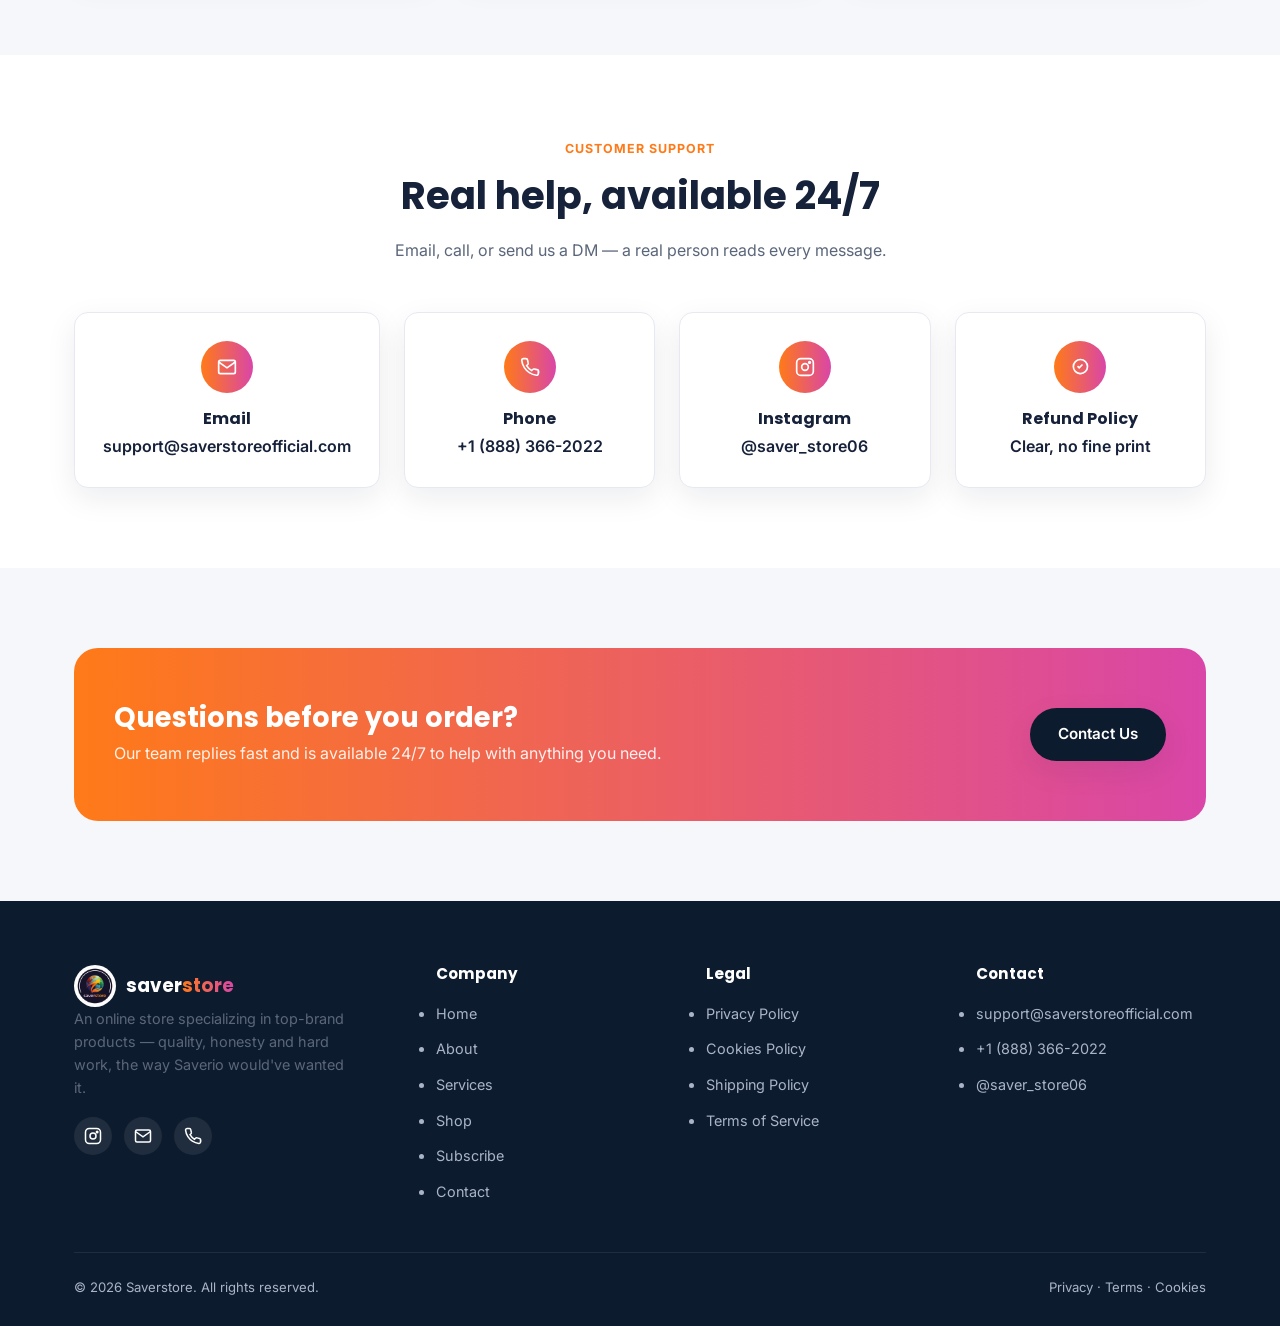
<file: services.html>
<!DOCTYPE html>
<html lang="en">
<head>
<meta charset="UTF-8">
<meta name="viewport" content="width=device-width, initial-scale=1.0">
<title>Services — Saverstore</title>
<meta name="description" content="Where Saverstore sells, how orders ship, and how our refund policy and support team work.">
<link rel="icon" href="assets/img/logo.png" type="image/png">
<link rel="preconnect" href="https://fonts.googleapis.com">
<link href="https://fonts.googleapis.com/css2?family=Inter:wght@400;500;600;700&family=Poppins:wght@600;700;800&display=swap" rel="stylesheet">
<link rel="stylesheet" href="assets/css/style.css">
</head>
<body>

<div class="topbar">
  <div class="container topbar-inner">
    <div class="topbar-contact">
      <a href="tel:+18883662022">+1 (888) 366-2022</a>
      <span>support@saverstoreofficial.com</span>
    </div>
    <div class="topbar-social">
      <a href="https://www.instagram.com/saver_store06/" target="_blank" rel="noopener">Instagram</a>
    </div>
  </div>
</div>

<header class="site-header">
  <div class="container nav">
    <a href="index.html" class="brand">
      <img src="assets/img/logo.png" alt="Saverstore logo">
      <span><span class="b-saver">saver</span><span class="b-store">store</span></span>
    </a>
    <ul class="nav-links">
      <li><a href="index.html">Home</a></li>
      <li><a href="about.html">About</a></li>
      <li><a href="services.html">Services</a></li>
      <li><a href="products.html">Shop</a></li>
      <li><a href="subscribe.html">Subscribe</a></li>
      <li><a href="contact.html">Contact</a></li>
    </ul>
    <div class="nav-cta">
      <a class="nav-social" href="https://www.instagram.com/saver_store06/" target="_blank" rel="noopener" aria-label="Instagram">
        <svg width="18" height="18" viewBox="0 0 24 24" fill="none" stroke="currentColor" stroke-width="2"><rect x="2" y="2" width="20" height="20" rx="5"/><circle cx="12" cy="12" r="4"/><circle cx="17.5" cy="6.5" r="1"/></svg>
      </a>
      <a class="btn btn--primary" href="contact.html">Get in Touch</a>
      <button class="nav-toggle" aria-label="Toggle menu">&#9776;</button>
    </div>
  </div>
</header>

<section class="page-hero">
  <div class="container">
    <span class="eyebrow">What We Offer</span>
    <h1>One Store, Built for Speed and Trust</h1>
    <p class="breadcrumb"><a href="index.html">Home</a> / Services</p>
  </div>
</section>

<section class="section">
  <div class="container">
    <div class="section-head">
      <span class="eyebrow">Where we sell</span>
      <h2>Shop Saverstore wherever you already are</h2>
      <p>The same top-brand products, the same policies, no matter which platform you order from.</p>
    </div>
    <div class="grid-3">
      <div class="card">
        <span class="icon"><svg width="22" height="22" viewBox="0 0 24 24" fill="none" stroke="currentColor" stroke-width="2"><rect x="3" y="4" width="18" height="16" rx="2"/><path d="M3 9h18M8 4v5"/></svg></span>
        <h3>Shopify</h3>
        <p>Our main storefront, with the full catalog and fastest checkout experience.</p>
      </div>
      <div class="card">
        <span class="icon"><svg width="22" height="22" viewBox="0 0 24 24" fill="none" stroke="currentColor" stroke-width="2"><path d="M3 9l9-6 9 6-9 6-9-6zM3 9v6l9 6 9-6V9"/></svg></span>
        <h3>WooCommerce</h3>
        <p>A direct, ad-free way to order straight from our own WooCommerce-powered store.</p>
      </div>
      <div class="card">
        <span class="icon"><svg width="22" height="22" viewBox="0 0 24 24" fill="none" stroke="currentColor" stroke-width="2"><path d="M21 11.5a8.38 8.38 0 01-9 8.4A8.38 8.38 0 014 11.5a8.5 8.5 0 1117 0z"/><path d="M9 11l2 2 4-4"/></svg></span>
        <h3>Amazon</h3>
        <p>Shop our Amazon storefront with Amazon's own trusted checkout and delivery network.</p>
      </div>
    </div>
  </div>
</section>

<section class="section section--gray">
  <div class="container">
    <div class="section-head">
      <span class="eyebrow">Fulfillment &amp; shipping</span>
      <h2>Processed fast, tracked everywhere</h2>
    </div>
    <div class="grid-3">
      <div class="card">
        <span class="icon"><svg width="22" height="22" viewBox="0 0 24 24" fill="none" stroke="currentColor" stroke-width="2"><circle cx="12" cy="12" r="9"/><path d="M12 7v5l3 3"/></svg></span>
        <h3>1–3 Day Processing</h3>
        <p>Orders are processed within 1–3 business days of payment confirmation, with a confirmation email right away.</p>
      </div>
      <div class="card">
        <span class="icon"><svg width="22" height="22" viewBox="0 0 24 24" fill="none" stroke="currentColor" stroke-width="2"><path d="M3 16V8a1 1 0 011-1h10v9M14 9h4l3 3v4h-3M3 16a2 2 0 104 0M14 16a2 2 0 104 0"/></svg></span>
        <h3>Worldwide Shipping</h3>
        <p>4–8 business days domestic (US), 7–20 business days international, depending on destination and customs.</p>
      </div>
      <div class="card">
        <span class="icon"><svg width="22" height="22" viewBox="0 0 24 24" fill="none" stroke="currentColor" stroke-width="2"><path d="M3 9l9-6 9 6-9 6-9-6zM3 9v6l9 6 9-6V9"/></svg></span>
        <h3>Order Tracking</h3>
        <p>A tracking number arrives by email as soon as your order ships — see our <a href="shipping-policy.html" style="color:var(--orange);">Shipping Policy</a> for details.</p>
      </div>
    </div>
  </div>
</section>

<section class="section">
  <div class="container">
    <div class="section-head">
      <span class="eyebrow">Customer support</span>
      <h2>Real help, available 24/7</h2>
      <p>Email, call, or send us a DM — a real person reads every message.</p>
    </div>
    <div class="contact-grid">
      <div class="contact-card">
        <span class="icon"><svg width="20" height="20" viewBox="0 0 24 24" fill="none" stroke="currentColor" stroke-width="2"><rect x="2" y="4" width="20" height="16" rx="2"/><path d="M22 6l-10 7L2 6"/></svg></span>
        <h3>Email</h3>
        <a href="mailto:support@saverstoreofficial.com">support@saverstoreofficial.com</a>
      </div>
      <div class="contact-card">
        <span class="icon"><svg width="20" height="20" viewBox="0 0 24 24" fill="none" stroke="currentColor" stroke-width="2"><path d="M22 16.9v3a2 2 0 01-2.2 2 19.8 19.8 0 01-8.6-3.1 19.5 19.5 0 01-6-6 19.8 19.8 0 01-3.1-8.7A2 2 0 014.1 2h3a2 2 0 012 1.7c.1 1.1.4 2.2.7 3.2a2 2 0 01-.5 2.1L8 10.3a16 16 0 006 6l1.3-1.3a2 2 0 012.1-.5c1 .4 2.1.6 3.2.7a2 2 0 011.7 2z"/></svg></span>
        <h3>Phone</h3>
        <a href="tel:+18883662022">+1 (888) 366-2022</a>
      </div>
      <div class="contact-card">
        <span class="icon"><svg width="20" height="20" viewBox="0 0 24 24" fill="none" stroke="currentColor" stroke-width="2"><rect x="2" y="2" width="20" height="20" rx="5"/><circle cx="12" cy="12" r="4"/><circle cx="17.5" cy="6.5" r="1"/></svg></span>
        <h3>Instagram</h3>
        <a href="https://www.instagram.com/saver_store06/" target="_blank" rel="noopener">@saver_store06</a>
      </div>
      <div class="contact-card">
        <span class="icon"><svg width="20" height="20" viewBox="0 0 24 24" fill="none" stroke="currentColor" stroke-width="2"><path d="M21 11.5a8.38 8.38 0 01-9 8.4A8.38 8.38 0 014 11.5a8.5 8.5 0 1117 0z"/><path d="M9 11l2 2 4-4"/></svg></span>
        <h3>Refund Policy</h3>
        <a href="contact.html">Clear, no fine print</a>
      </div>
    </div>
  </div>
</section>

<section class="section section--gray">
  <div class="container">
    <div class="cta-banner">
      <div>
        <h2>Questions before you order?</h2>
        <p>Our team replies fast and is available 24/7 to help with anything you need.</p>
      </div>
      <a href="contact.html" class="btn btn--primary">Contact Us</a>
    </div>
  </div>
</section>

<footer class="site-footer">
  <div class="container">
    <div class="footer-grid">
      <div class="footer-brand">
        <a href="index.html" class="brand">
          <img src="assets/img/logo.png" alt="Saverstore logo">
          <span><span class="b-saver">saver</span><span class="b-store">store</span></span>
        </a>
        <p>An online store specializing in top-brand products — quality, honesty and hard work, the way Saverio would've wanted it.</p>
        <div class="footer-social">
          <a href="https://www.instagram.com/saver_store06/" target="_blank" rel="noopener" aria-label="Instagram">
            <svg width="18" height="18" viewBox="0 0 24 24" fill="none" stroke="currentColor" stroke-width="2"><rect x="2" y="2" width="20" height="20" rx="5"/><circle cx="12" cy="12" r="4"/><circle cx="17.5" cy="6.5" r="1"/></svg>
          </a>
          <a href="mailto:support@saverstoreofficial.com" aria-label="Email">
            <svg width="18" height="18" viewBox="0 0 24 24" fill="none" stroke="currentColor" stroke-width="2"><rect x="2" y="4" width="20" height="16" rx="2"/><path d="M22 6l-10 7L2 6"/></svg>
          </a>
          <a href="tel:+18883662022" aria-label="Phone">
            <svg width="18" height="18" viewBox="0 0 24 24" fill="none" stroke="currentColor" stroke-width="2"><path d="M22 16.9v3a2 2 0 01-2.2 2 19.8 19.8 0 01-8.6-3.1 19.5 19.5 0 01-6-6 19.8 19.8 0 01-3.1-8.7A2 2 0 014.1 2h3a2 2 0 012 1.7c.1 1.1.4 2.2.7 3.2a2 2 0 01-.5 2.1L8 10.3a16 16 0 006 6l1.3-1.3a2 2 0 012.1-.5c1 .4 2.1.6 3.2.7a2 2 0 011.7 2z"/></svg>
          </a>
        </div>
      </div>
      <div>
        <h4>Company</h4>
        <ul>
          <li><a href="index.html">Home</a></li>
          <li><a href="about.html">About</a></li>
          <li><a href="services.html">Services</a></li>
          <li><a href="products.html">Shop</a></li>
          <li><a href="subscribe.html">Subscribe</a></li>
          <li><a href="contact.html">Contact</a></li>
        </ul>
      </div>
      <div>
        <h4>Legal</h4>
        <ul>
          <li><a href="privacy-policy.html">Privacy Policy</a></li>
          <li><a href="cookies-policy.html">Cookies Policy</a></li>
          <li><a href="shipping-policy.html">Shipping Policy</a></li>
          <li><a href="terms-of-service.html">Terms of Service</a></li>
        </ul>
      </div>
      <div>
        <h4>Contact</h4>
        <ul>
          <li><a href="mailto:support@saverstoreofficial.com">support@saverstoreofficial.com</a></li>
          <li><a href="tel:+18883662022">+1 (888) 366-2022</a></li>
          <li><a href="https://www.instagram.com/saver_store06/" target="_blank" rel="noopener">@saver_store06</a></li>
        </ul>
      </div>
    </div>
    <div class="footer-bottom">
      <span>© <span class="current-year">2026</span> Saverstore. All rights reserved.</span>
      <span><a href="privacy-policy.html">Privacy</a> · <a href="terms-of-service.html">Terms</a> · <a href="cookies-policy.html">Cookies</a></span>
    </div>
  </div>
</footer>

<script src="assets/js/script.js"></script>
</body>
</html>
</file>
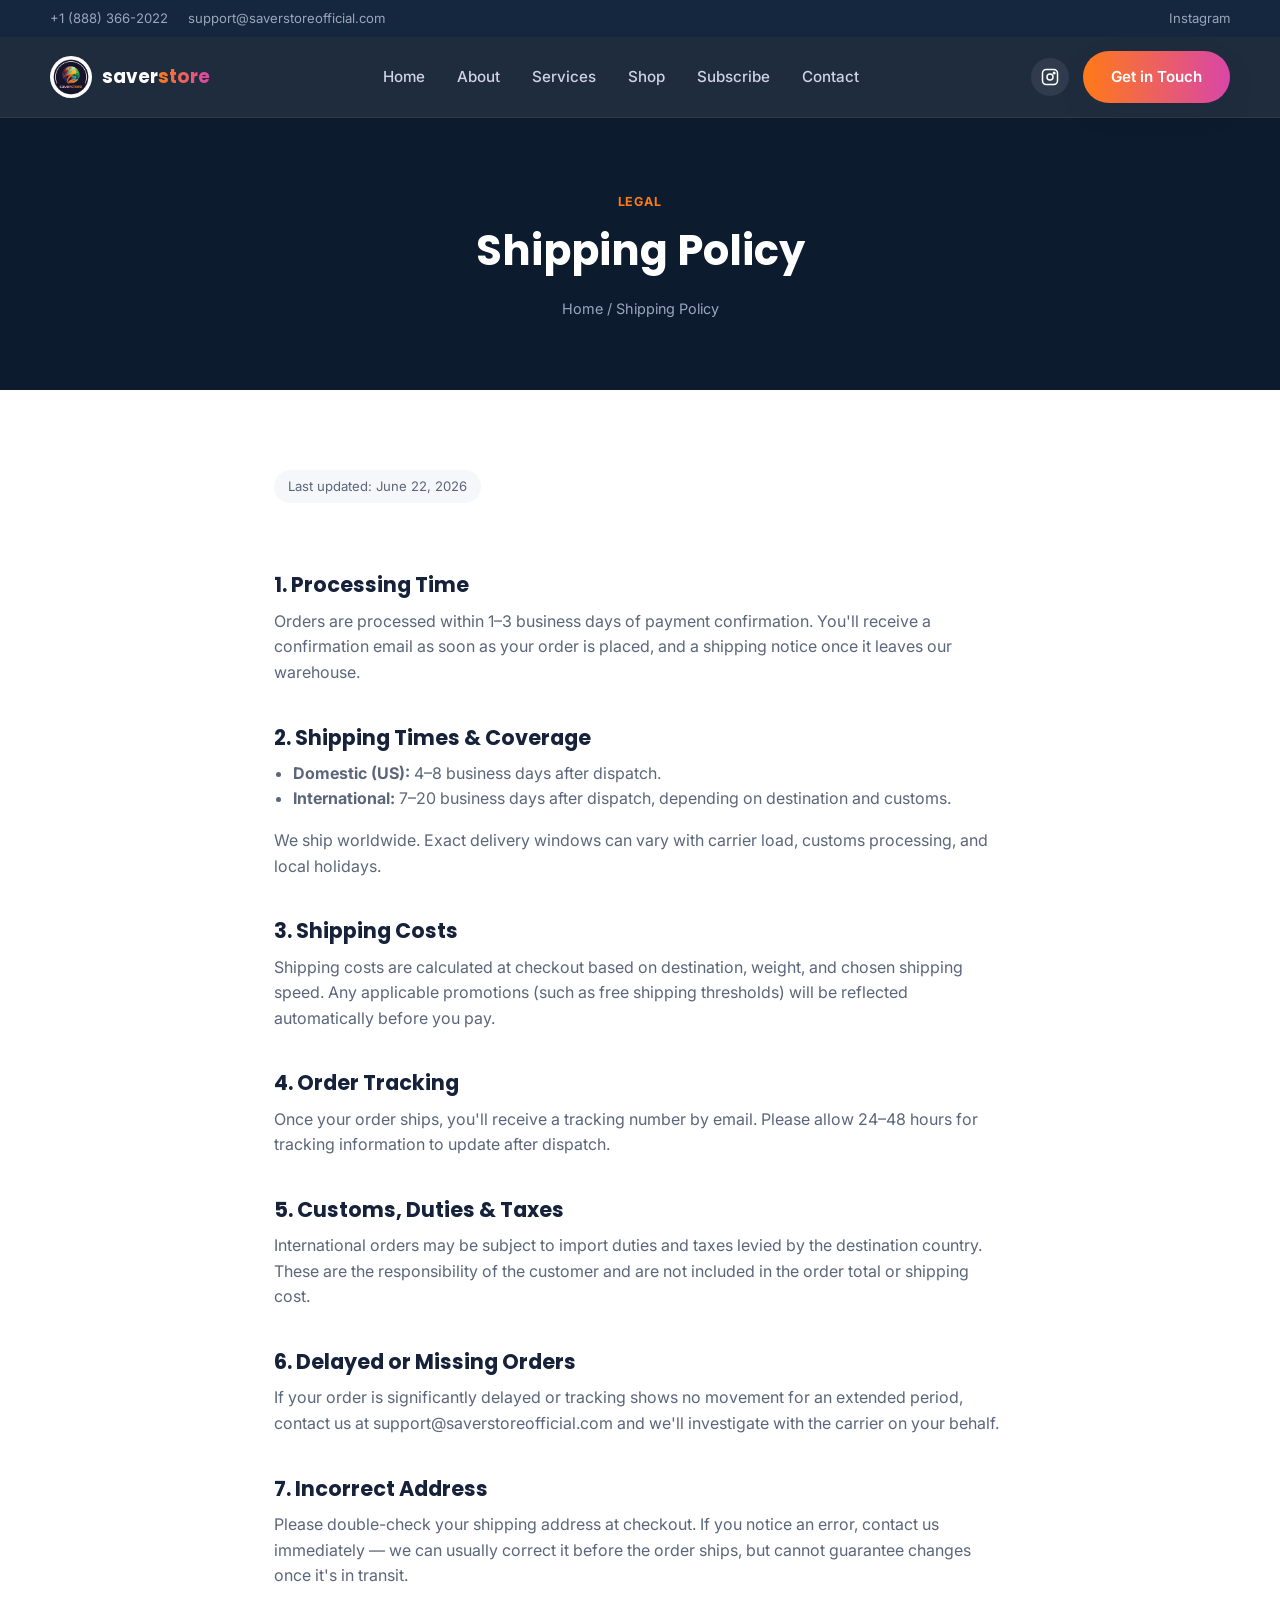
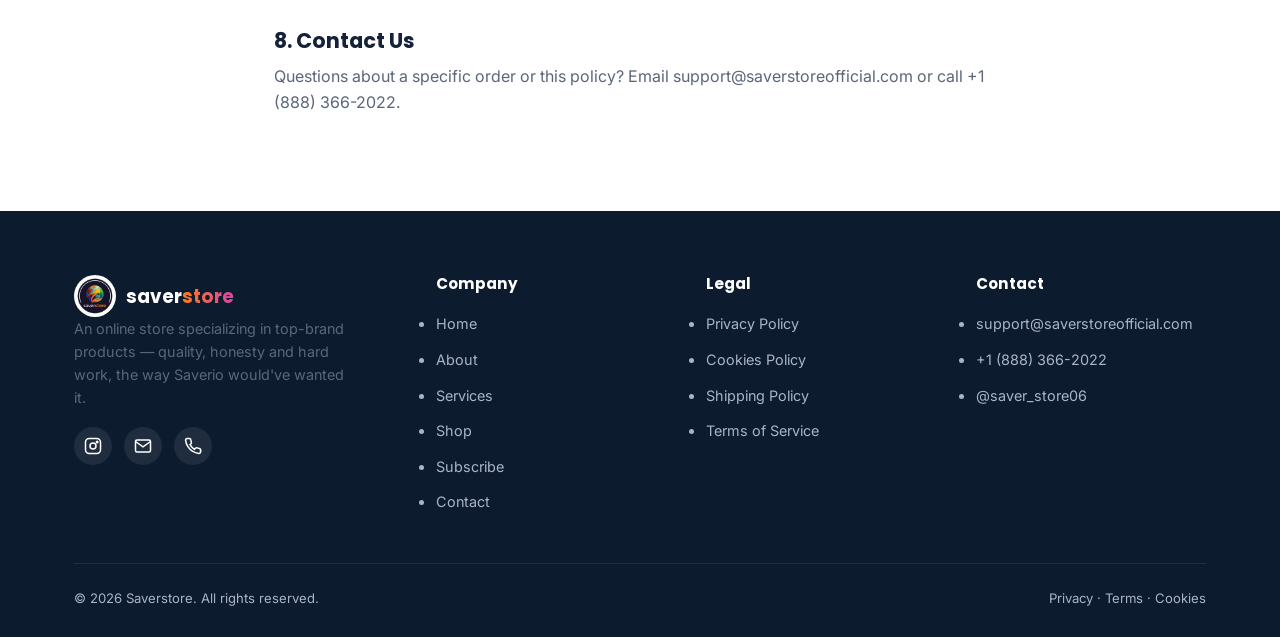
<file: shipping-policy.html>
<!DOCTYPE html>
<html lang="en">
<head>
<meta charset="UTF-8">
<meta name="viewport" content="width=device-width, initial-scale=1.0">
<title>Shipping Policy — Saverstore</title>
<meta name="description" content="Saverstore Shipping Policy: delivery times, costs, and order tracking.">
<link rel="icon" href="assets/img/logo.png" type="image/png">
<link rel="preconnect" href="https://fonts.googleapis.com">
<link href="https://fonts.googleapis.com/css2?family=Inter:wght@400;500;600;700&family=Poppins:wght@600;700;800&display=swap" rel="stylesheet">
<link rel="stylesheet" href="assets/css/style.css">
</head>
<body>

<div class="topbar">
  <div class="container topbar-inner">
    <div class="topbar-contact">
      <a href="tel:+18883662022">+1 (888) 366-2022</a>
      <span>support@saverstoreofficial.com</span>
    </div>
    <div class="topbar-social">
      <a href="https://www.instagram.com/saver_store06/" target="_blank" rel="noopener">Instagram</a>
    </div>
  </div>
</div>

<header class="site-header">
  <div class="container nav">
    <a href="index.html" class="brand">
      <img src="assets/img/logo.png" alt="Saverstore logo">
      <span><span class="b-saver">saver</span><span class="b-store">store</span></span>
    </a>
    <ul class="nav-links">
      <li><a href="index.html">Home</a></li>
      <li><a href="about.html">About</a></li>
      <li><a href="services.html">Services</a></li>
      <li><a href="products.html">Shop</a></li>
      <li><a href="subscribe.html">Subscribe</a></li>
      <li><a href="contact.html">Contact</a></li>
    </ul>
    <div class="nav-cta">
      <a class="nav-social" href="https://www.instagram.com/saver_store06/" target="_blank" rel="noopener" aria-label="Instagram">
        <svg width="18" height="18" viewBox="0 0 24 24" fill="none" stroke="currentColor" stroke-width="2"><rect x="2" y="2" width="20" height="20" rx="5"/><circle cx="12" cy="12" r="4"/><circle cx="17.5" cy="6.5" r="1"/></svg>
      </a>
      <a class="btn btn--primary" href="contact.html">Get in Touch</a>
      <button class="nav-toggle" aria-label="Toggle menu">&#9776;</button>
    </div>
  </div>
</header>

<section class="page-hero">
  <div class="container">
    <span class="eyebrow">Legal</span>
    <h1>Shipping Policy</h1>
    <p class="breadcrumb"><a href="index.html">Home</a> / Shipping Policy</p>
  </div>
</section>

<section class="section">
  <div class="container legal">
    <span class="updated">Last updated: June 22, 2026</span>

    <h2>1. Processing Time</h2>
    <p>Orders are processed within 1–3 business days of payment confirmation. You'll receive a confirmation email as soon as your order is placed, and a shipping notice once it leaves our warehouse.</p>

    <h2>2. Shipping Times &amp; Coverage</h2>
    <ul>
      <li><strong>Domestic (US):</strong> 4–8 business days after dispatch.</li>
      <li><strong>International:</strong> 7–20 business days after dispatch, depending on destination and customs.</li>
    </ul>
    <p>We ship worldwide. Exact delivery windows can vary with carrier load, customs processing, and local holidays.</p>

    <h2>3. Shipping Costs</h2>
    <p>Shipping costs are calculated at checkout based on destination, weight, and chosen shipping speed. Any applicable promotions (such as free shipping thresholds) will be reflected automatically before you pay.</p>

    <h2>4. Order Tracking</h2>
    <p>Once your order ships, you'll receive a tracking number by email. Please allow 24–48 hours for tracking information to update after dispatch.</p>

    <h2>5. Customs, Duties &amp; Taxes</h2>
    <p>International orders may be subject to import duties and taxes levied by the destination country. These are the responsibility of the customer and are not included in the order total or shipping cost.</p>

    <h2>6. Delayed or Missing Orders</h2>
    <p>If your order is significantly delayed or tracking shows no movement for an extended period, contact us at <a href="mailto:support@saverstoreofficial.com">support@saverstoreofficial.com</a> and we'll investigate with the carrier on your behalf.</p>

    <h2>7. Incorrect Address</h2>
    <p>Please double-check your shipping address at checkout. If you notice an error, contact us immediately — we can usually correct it before the order ships, but cannot guarantee changes once it's in transit.</p>

    <h2>8. Contact Us</h2>
    <p>Questions about a specific order or this policy? Email <a href="mailto:support@saverstoreofficial.com">support@saverstoreofficial.com</a> or call <a href="tel:+18883662022">+1 (888) 366-2022</a>.</p>
  </div>
</section>

<footer class="site-footer">
  <div class="container">
    <div class="footer-grid">
      <div class="footer-brand">
        <a href="index.html" class="brand">
          <img src="assets/img/logo.png" alt="Saverstore logo">
          <span><span class="b-saver">saver</span><span class="b-store">store</span></span>
        </a>
        <p>An online store specializing in top-brand products — quality, honesty and hard work, the way Saverio would've wanted it.</p>
        <div class="footer-social">
          <a href="https://www.instagram.com/saver_store06/" target="_blank" rel="noopener" aria-label="Instagram">
            <svg width="18" height="18" viewBox="0 0 24 24" fill="none" stroke="currentColor" stroke-width="2"><rect x="2" y="2" width="20" height="20" rx="5"/><circle cx="12" cy="12" r="4"/><circle cx="17.5" cy="6.5" r="1"/></svg>
          </a>
          <a href="mailto:support@saverstoreofficial.com" aria-label="Email">
            <svg width="18" height="18" viewBox="0 0 24 24" fill="none" stroke="currentColor" stroke-width="2"><rect x="2" y="4" width="20" height="16" rx="2"/><path d="M22 6l-10 7L2 6"/></svg>
          </a>
          <a href="tel:+18883662022" aria-label="Phone">
            <svg width="18" height="18" viewBox="0 0 24 24" fill="none" stroke="currentColor" stroke-width="2"><path d="M22 16.9v3a2 2 0 01-2.2 2 19.8 19.8 0 01-8.6-3.1 19.5 19.5 0 01-6-6 19.8 19.8 0 01-3.1-8.7A2 2 0 014.1 2h3a2 2 0 012 1.7c.1 1.1.4 2.2.7 3.2a2 2 0 01-.5 2.1L8 10.3a16 16 0 006 6l1.3-1.3a2 2 0 012.1-.5c1 .4 2.1.6 3.2.7a2 2 0 011.7 2z"/></svg>
          </a>
        </div>
      </div>
      <div>
        <h4>Company</h4>
        <ul>
          <li><a href="index.html">Home</a></li>
          <li><a href="about.html">About</a></li>
          <li><a href="services.html">Services</a></li>
          <li><a href="products.html">Shop</a></li>
          <li><a href="subscribe.html">Subscribe</a></li>
          <li><a href="contact.html">Contact</a></li>
        </ul>
      </div>
      <div>
        <h4>Legal</h4>
        <ul>
          <li><a href="privacy-policy.html">Privacy Policy</a></li>
          <li><a href="cookies-policy.html">Cookies Policy</a></li>
          <li><a href="shipping-policy.html">Shipping Policy</a></li>
          <li><a href="terms-of-service.html">Terms of Service</a></li>
        </ul>
      </div>
      <div>
        <h4>Contact</h4>
        <ul>
          <li><a href="mailto:support@saverstoreofficial.com">support@saverstoreofficial.com</a></li>
          <li><a href="tel:+18883662022">+1 (888) 366-2022</a></li>
          <li><a href="https://www.instagram.com/saver_store06/" target="_blank" rel="noopener">@saver_store06</a></li>
        </ul>
      </div>
    </div>
    <div class="footer-bottom">
      <span>© <span class="current-year">2026</span> Saverstore. All rights reserved.</span>
      <span><a href="privacy-policy.html">Privacy</a> · <a href="terms-of-service.html">Terms</a> · <a href="cookies-policy.html">Cookies</a></span>
    </div>
  </div>
</footer>

<script src="assets/js/script.js"></script>
</body>
</html>
</file>
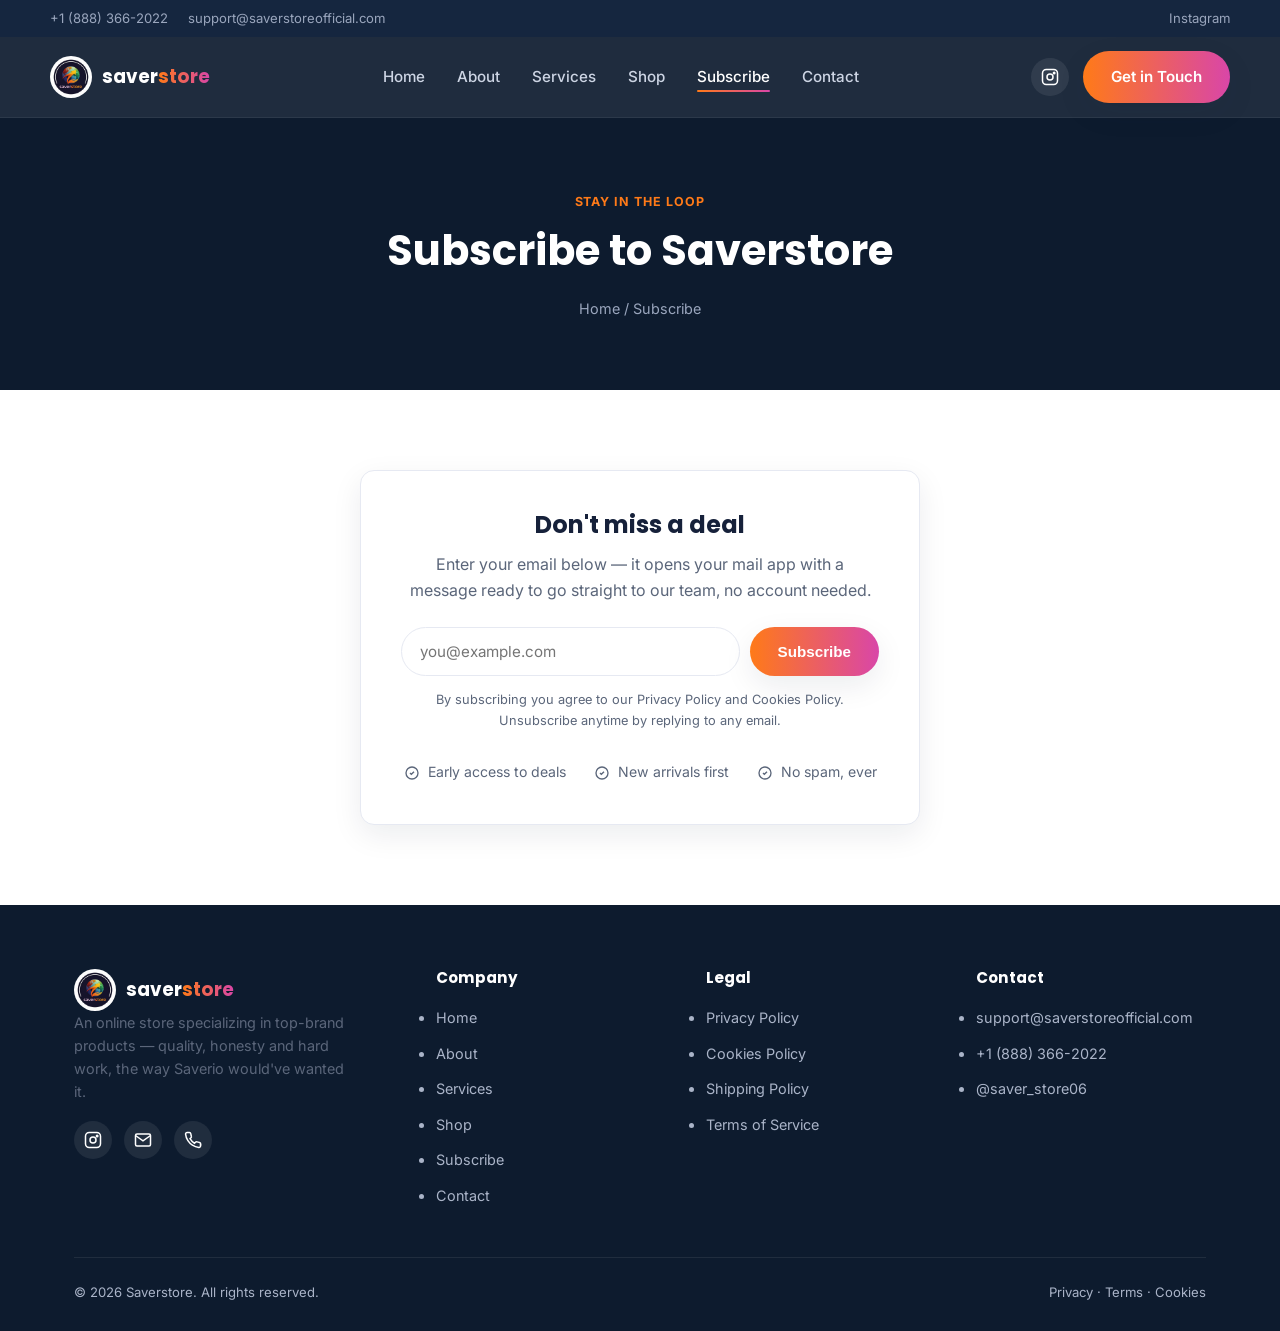
<file: subscribe.html>
<!DOCTYPE html>
<html lang="en">
<head>
<meta charset="UTF-8">
<meta name="viewport" content="width=device-width, initial-scale=1.0">
<title>Subscribe — Saverstore</title>
<meta name="description" content="Subscribe to Saverstore updates and never miss a deal on top-brand products.">
<link rel="icon" href="assets/img/logo.png" type="image/png">
<link rel="preconnect" href="https://fonts.googleapis.com">
<link href="https://fonts.googleapis.com/css2?family=Inter:wght@400;500;600;700&family=Poppins:wght@600;700;800&display=swap" rel="stylesheet">
<link rel="stylesheet" href="assets/css/style.css">
</head>
<body>

<div class="topbar">
  <div class="container topbar-inner">
    <div class="topbar-contact">
      <a href="tel:+18883662022">+1 (888) 366-2022</a>
      <span>support@saverstoreofficial.com</span>
    </div>
    <div class="topbar-social">
      <a href="https://www.instagram.com/saver_store06/" target="_blank" rel="noopener">Instagram</a>
    </div>
  </div>
</div>

<header class="site-header">
  <div class="container nav">
    <a href="index.html" class="brand">
      <img src="assets/img/logo.png" alt="Saverstore logo">
      <span><span class="b-saver">saver</span><span class="b-store">store</span></span>
    </a>
    <ul class="nav-links">
      <li><a href="index.html">Home</a></li>
      <li><a href="about.html">About</a></li>
      <li><a href="services.html">Services</a></li>
      <li><a href="products.html">Shop</a></li>
      <li><a href="subscribe.html">Subscribe</a></li>
      <li><a href="contact.html">Contact</a></li>
    </ul>
    <div class="nav-cta">
      <a class="nav-social" href="https://www.instagram.com/saver_store06/" target="_blank" rel="noopener" aria-label="Instagram">
        <svg width="18" height="18" viewBox="0 0 24 24" fill="none" stroke="currentColor" stroke-width="2"><rect x="2" y="2" width="20" height="20" rx="5"/><circle cx="12" cy="12" r="4"/><circle cx="17.5" cy="6.5" r="1"/></svg>
      </a>
      <a class="btn btn--primary" href="contact.html">Get in Touch</a>
      <button class="nav-toggle" aria-label="Toggle menu">&#9776;</button>
    </div>
  </div>
</header>

<section class="page-hero">
  <div class="container">
    <span class="eyebrow">Stay in the loop</span>
    <h1>Subscribe to Saverstore</h1>
    <p class="breadcrumb"><a href="index.html">Home</a> / Subscribe</p>
  </div>
</section>

<section class="section">
  <div class="container">
    <div class="subscribe-box">
      <h2>Don't miss a deal</h2>
      <p>Enter your email below — it opens your mail app with a message ready to go straight to our team, no account needed.</p>
      <form id="subscribe-form" class="subscribe-form">
        <input type="email" id="subscribe-email" placeholder="you@example.com" required>
        <button type="submit" class="btn btn--primary">Subscribe</button>
      </form>
      <p class="subscribe-note">By subscribing you agree to our <a href="privacy-policy.html">Privacy Policy</a> and <a href="cookies-policy.html">Cookies Policy</a>. Unsubscribe anytime by replying to any email.</p>
      <ul class="subscribe-perks">
        <li><svg width="16" height="16" viewBox="0 0 24 24" fill="none" stroke="currentColor" stroke-width="2"><circle cx="12" cy="12" r="9"/><path d="M9 12l2 2 4-4"/></svg> Early access to deals</li>
        <li><svg width="16" height="16" viewBox="0 0 24 24" fill="none" stroke="currentColor" stroke-width="2"><circle cx="12" cy="12" r="9"/><path d="M9 12l2 2 4-4"/></svg> New arrivals first</li>
        <li><svg width="16" height="16" viewBox="0 0 24 24" fill="none" stroke="currentColor" stroke-width="2"><circle cx="12" cy="12" r="9"/><path d="M9 12l2 2 4-4"/></svg> No spam, ever</li>
      </ul>
    </div>
  </div>
</section>

<footer class="site-footer">
  <div class="container">
    <div class="footer-grid">
      <div class="footer-brand">
        <a href="index.html" class="brand">
          <img src="assets/img/logo.png" alt="Saverstore logo">
          <span><span class="b-saver">saver</span><span class="b-store">store</span></span>
        </a>
        <p>An online store specializing in top-brand products — quality, honesty and hard work, the way Saverio would've wanted it.</p>
        <div class="footer-social">
          <a href="https://www.instagram.com/saver_store06/" target="_blank" rel="noopener" aria-label="Instagram">
            <svg width="18" height="18" viewBox="0 0 24 24" fill="none" stroke="currentColor" stroke-width="2"><rect x="2" y="2" width="20" height="20" rx="5"/><circle cx="12" cy="12" r="4"/><circle cx="17.5" cy="6.5" r="1"/></svg>
          </a>
          <a href="mailto:support@saverstoreofficial.com" aria-label="Email">
            <svg width="18" height="18" viewBox="0 0 24 24" fill="none" stroke="currentColor" stroke-width="2"><rect x="2" y="4" width="20" height="16" rx="2"/><path d="M22 6l-10 7L2 6"/></svg>
          </a>
          <a href="tel:+18883662022" aria-label="Phone">
            <svg width="18" height="18" viewBox="0 0 24 24" fill="none" stroke="currentColor" stroke-width="2"><path d="M22 16.9v3a2 2 0 01-2.2 2 19.8 19.8 0 01-8.6-3.1 19.5 19.5 0 01-6-6 19.8 19.8 0 01-3.1-8.7A2 2 0 014.1 2h3a2 2 0 012 1.7c.1 1.1.4 2.2.7 3.2a2 2 0 01-.5 2.1L8 10.3a16 16 0 006 6l1.3-1.3a2 2 0 012.1-.5c1 .4 2.1.6 3.2.7a2 2 0 011.7 2z"/></svg>
          </a>
        </div>
      </div>
      <div>
        <h4>Company</h4>
        <ul>
          <li><a href="index.html">Home</a></li>
          <li><a href="about.html">About</a></li>
          <li><a href="services.html">Services</a></li>
          <li><a href="products.html">Shop</a></li>
          <li><a href="subscribe.html">Subscribe</a></li>
          <li><a href="contact.html">Contact</a></li>
        </ul>
      </div>
      <div>
        <h4>Legal</h4>
        <ul>
          <li><a href="privacy-policy.html">Privacy Policy</a></li>
          <li><a href="cookies-policy.html">Cookies Policy</a></li>
          <li><a href="shipping-policy.html">Shipping Policy</a></li>
          <li><a href="terms-of-service.html">Terms of Service</a></li>
        </ul>
      </div>
      <div>
        <h4>Contact</h4>
        <ul>
          <li><a href="mailto:support@saverstoreofficial.com">support@saverstoreofficial.com</a></li>
          <li><a href="tel:+18883662022">+1 (888) 366-2022</a></li>
          <li><a href="https://www.instagram.com/saver_store06/" target="_blank" rel="noopener">@saver_store06</a></li>
        </ul>
      </div>
    </div>
    <div class="footer-bottom">
      <span>© <span class="current-year">2026</span> Saverstore. All rights reserved.</span>
      <span><a href="privacy-policy.html">Privacy</a> · <a href="terms-of-service.html">Terms</a> · <a href="cookies-policy.html">Cookies</a></span>
    </div>
  </div>
</footer>

<script src="assets/js/script.js"></script>
</body>
</html>
</file>
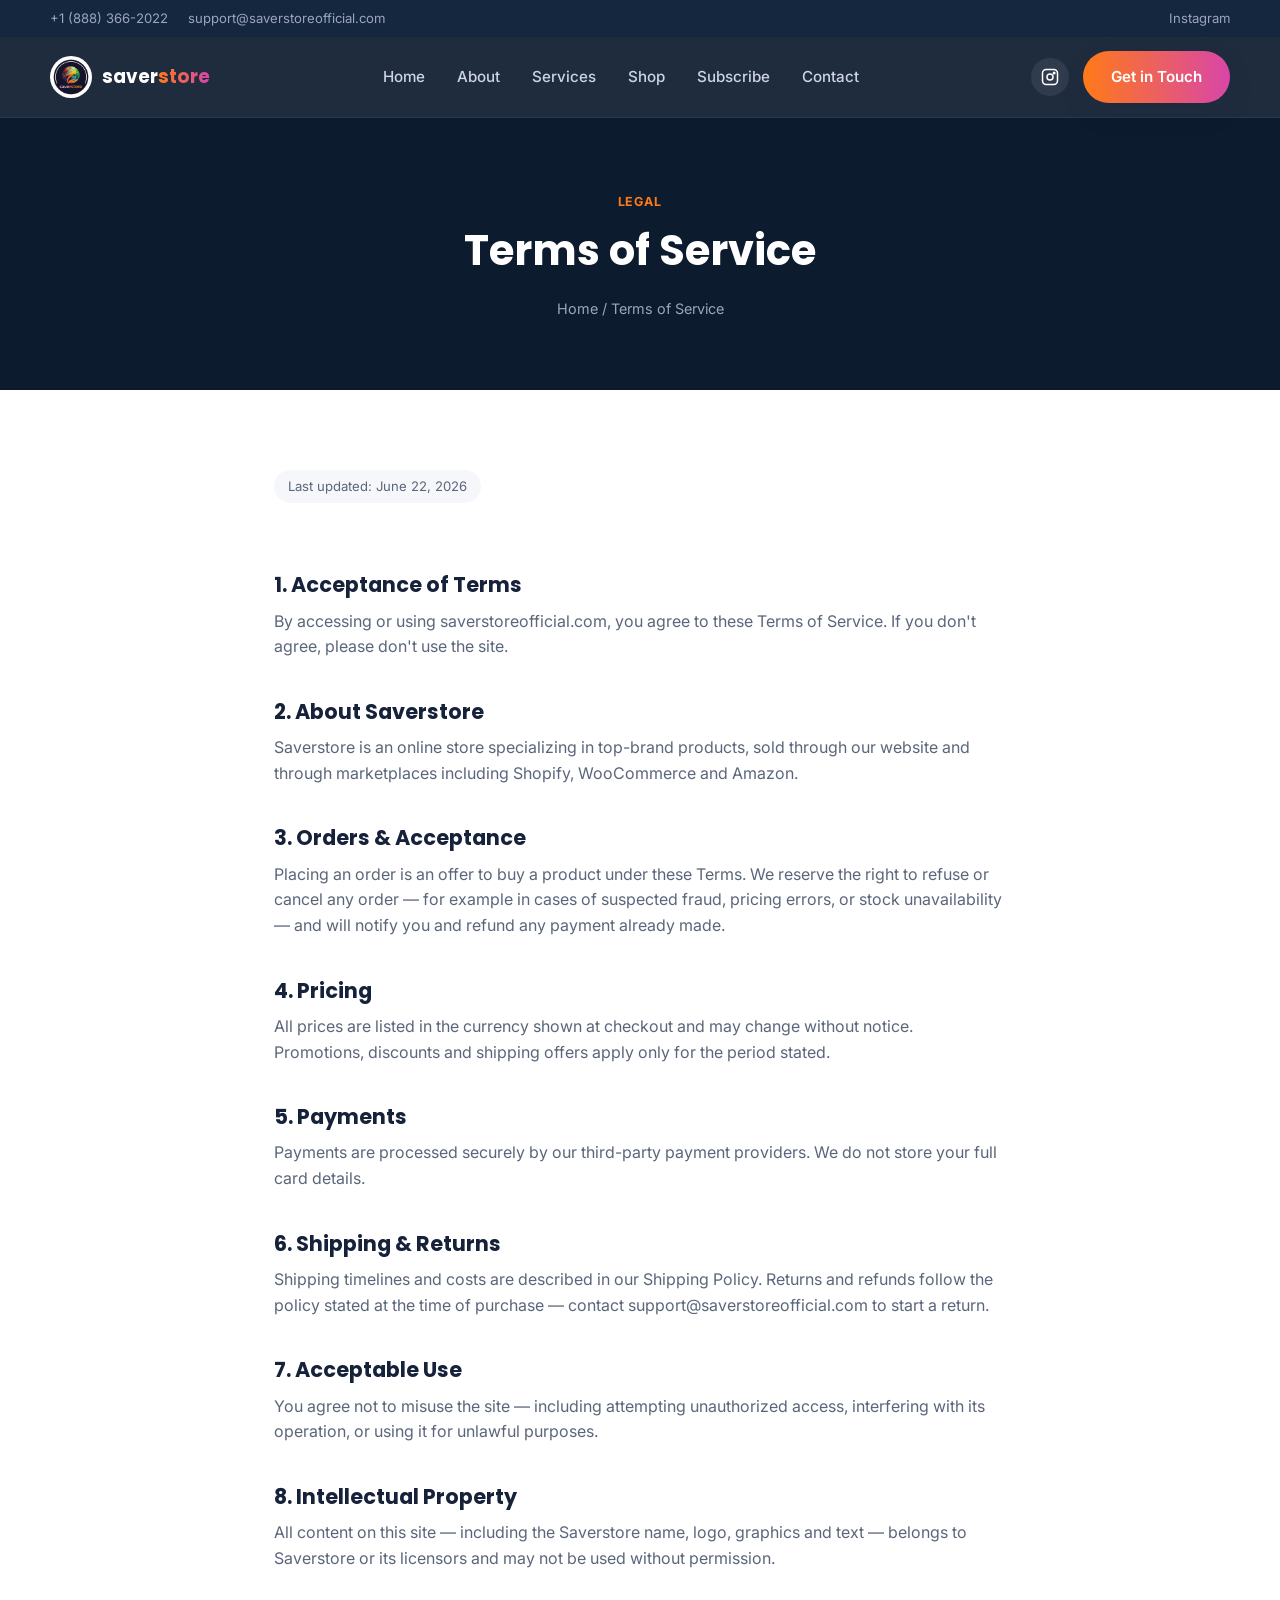
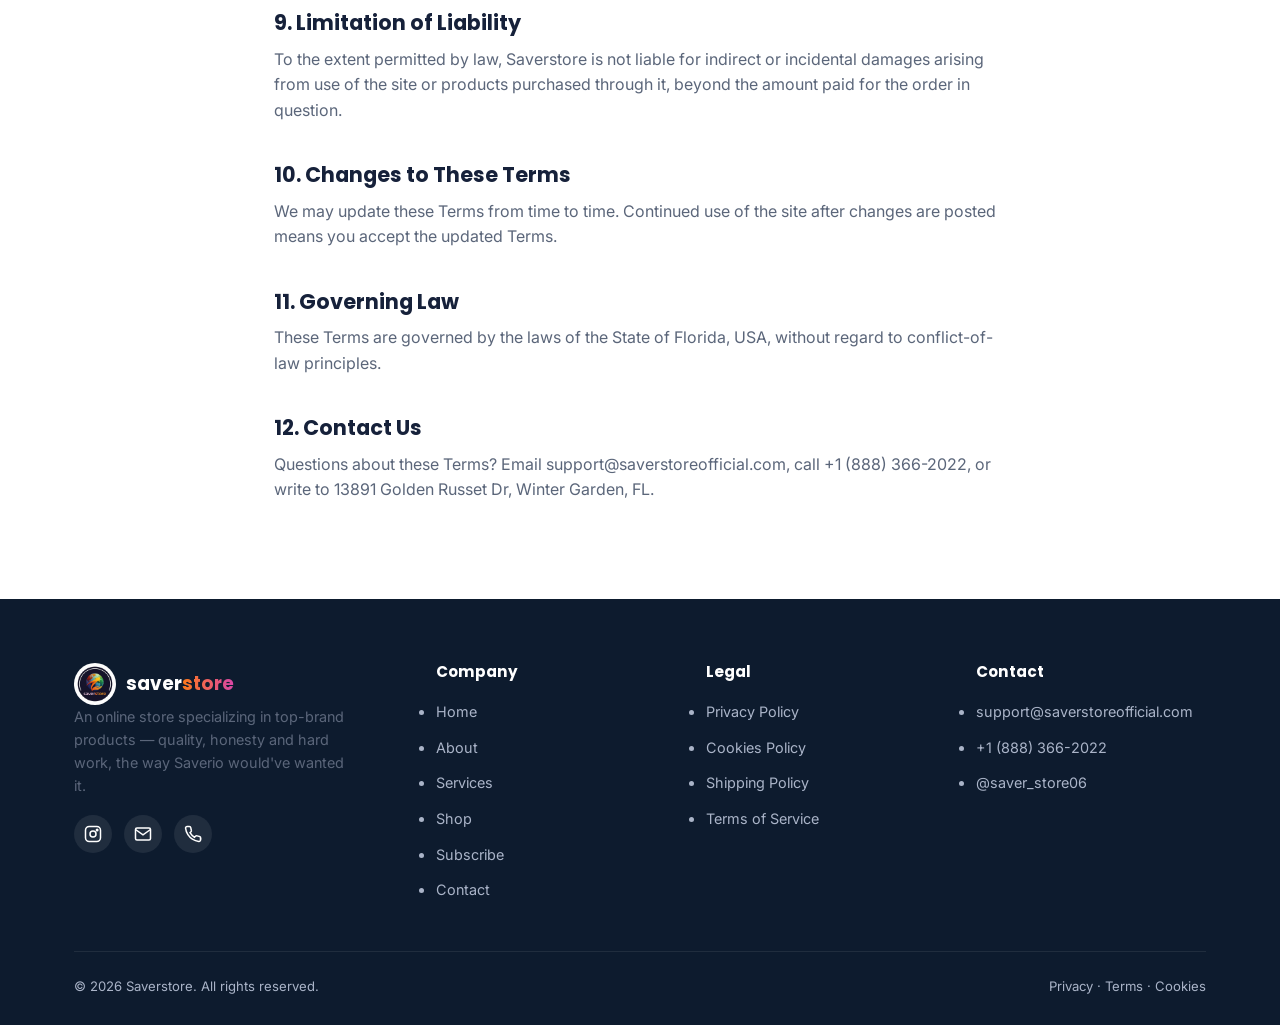
<file: terms-of-service.html>
<!DOCTYPE html>
<html lang="en">
<head>
<meta charset="UTF-8">
<meta name="viewport" content="width=device-width, initial-scale=1.0">
<title>Terms of Service — Saverstore</title>
<meta name="description" content="Saverstore Terms of Service: the rules that govern use of our store and website.">
<link rel="icon" href="assets/img/logo.png" type="image/png">
<link rel="preconnect" href="https://fonts.googleapis.com">
<link href="https://fonts.googleapis.com/css2?family=Inter:wght@400;500;600;700&family=Poppins:wght@600;700;800&display=swap" rel="stylesheet">
<link rel="stylesheet" href="assets/css/style.css">
</head>
<body>

<div class="topbar">
  <div class="container topbar-inner">
    <div class="topbar-contact">
      <a href="tel:+18883662022">+1 (888) 366-2022</a>
      <span>support@saverstoreofficial.com</span>
    </div>
    <div class="topbar-social">
      <a href="https://www.instagram.com/saver_store06/" target="_blank" rel="noopener">Instagram</a>
    </div>
  </div>
</div>

<header class="site-header">
  <div class="container nav">
    <a href="index.html" class="brand">
      <img src="assets/img/logo.png" alt="Saverstore logo">
      <span><span class="b-saver">saver</span><span class="b-store">store</span></span>
    </a>
    <ul class="nav-links">
      <li><a href="index.html">Home</a></li>
      <li><a href="about.html">About</a></li>
      <li><a href="services.html">Services</a></li>
      <li><a href="products.html">Shop</a></li>
      <li><a href="subscribe.html">Subscribe</a></li>
      <li><a href="contact.html">Contact</a></li>
    </ul>
    <div class="nav-cta">
      <a class="nav-social" href="https://www.instagram.com/saver_store06/" target="_blank" rel="noopener" aria-label="Instagram">
        <svg width="18" height="18" viewBox="0 0 24 24" fill="none" stroke="currentColor" stroke-width="2"><rect x="2" y="2" width="20" height="20" rx="5"/><circle cx="12" cy="12" r="4"/><circle cx="17.5" cy="6.5" r="1"/></svg>
      </a>
      <a class="btn btn--primary" href="contact.html">Get in Touch</a>
      <button class="nav-toggle" aria-label="Toggle menu">&#9776;</button>
    </div>
  </div>
</header>

<section class="page-hero">
  <div class="container">
    <span class="eyebrow">Legal</span>
    <h1>Terms of Service</h1>
    <p class="breadcrumb"><a href="index.html">Home</a> / Terms of Service</p>
  </div>
</section>

<section class="section">
  <div class="container legal">
    <span class="updated">Last updated: June 22, 2026</span>

    <h2>1. Acceptance of Terms</h2>
    <p>By accessing or using saverstoreofficial.com, you agree to these Terms of Service. If you don't agree, please don't use the site.</p>

    <h2>2. About Saverstore</h2>
    <p>Saverstore is an online store specializing in top-brand products, sold through our website and through marketplaces including Shopify, WooCommerce and Amazon.</p>

    <h2>3. Orders &amp; Acceptance</h2>
    <p>Placing an order is an offer to buy a product under these Terms. We reserve the right to refuse or cancel any order — for example in cases of suspected fraud, pricing errors, or stock unavailability — and will notify you and refund any payment already made.</p>

    <h2>4. Pricing</h2>
    <p>All prices are listed in the currency shown at checkout and may change without notice. Promotions, discounts and shipping offers apply only for the period stated.</p>

    <h2>5. Payments</h2>
    <p>Payments are processed securely by our third-party payment providers. We do not store your full card details.</p>

    <h2>6. Shipping &amp; Returns</h2>
    <p>Shipping timelines and costs are described in our <a href="shipping-policy.html">Shipping Policy</a>. Returns and refunds follow the policy stated at the time of purchase — contact <a href="mailto:support@saverstoreofficial.com">support@saverstoreofficial.com</a> to start a return.</p>

    <h2>7. Acceptable Use</h2>
    <p>You agree not to misuse the site — including attempting unauthorized access, interfering with its operation, or using it for unlawful purposes.</p>

    <h2>8. Intellectual Property</h2>
    <p>All content on this site — including the Saverstore name, logo, graphics and text — belongs to Saverstore or its licensors and may not be used without permission.</p>

    <h2>9. Limitation of Liability</h2>
    <p>To the extent permitted by law, Saverstore is not liable for indirect or incidental damages arising from use of the site or products purchased through it, beyond the amount paid for the order in question.</p>

    <h2>10. Changes to These Terms</h2>
    <p>We may update these Terms from time to time. Continued use of the site after changes are posted means you accept the updated Terms.</p>

    <h2>11. Governing Law</h2>
    <p>These Terms are governed by the laws of the State of Florida, USA, without regard to conflict-of-law principles.</p>

    <h2>12. Contact Us</h2>
    <p>Questions about these Terms? Email <a href="mailto:support@saverstoreofficial.com">support@saverstoreofficial.com</a>, call <a href="tel:+18883662022">+1 (888) 366-2022</a>, or write to 13891 Golden Russet Dr, Winter Garden, FL.</p>
  </div>
</section>

<footer class="site-footer">
  <div class="container">
    <div class="footer-grid">
      <div class="footer-brand">
        <a href="index.html" class="brand">
          <img src="assets/img/logo.png" alt="Saverstore logo">
          <span><span class="b-saver">saver</span><span class="b-store">store</span></span>
        </a>
        <p>An online store specializing in top-brand products — quality, honesty and hard work, the way Saverio would've wanted it.</p>
        <div class="footer-social">
          <a href="https://www.instagram.com/saver_store06/" target="_blank" rel="noopener" aria-label="Instagram">
            <svg width="18" height="18" viewBox="0 0 24 24" fill="none" stroke="currentColor" stroke-width="2"><rect x="2" y="2" width="20" height="20" rx="5"/><circle cx="12" cy="12" r="4"/><circle cx="17.5" cy="6.5" r="1"/></svg>
          </a>
          <a href="mailto:support@saverstoreofficial.com" aria-label="Email">
            <svg width="18" height="18" viewBox="0 0 24 24" fill="none" stroke="currentColor" stroke-width="2"><rect x="2" y="4" width="20" height="16" rx="2"/><path d="M22 6l-10 7L2 6"/></svg>
          </a>
          <a href="tel:+18883662022" aria-label="Phone">
            <svg width="18" height="18" viewBox="0 0 24 24" fill="none" stroke="currentColor" stroke-width="2"><path d="M22 16.9v3a2 2 0 01-2.2 2 19.8 19.8 0 01-8.6-3.1 19.5 19.5 0 01-6-6 19.8 19.8 0 01-3.1-8.7A2 2 0 014.1 2h3a2 2 0 012 1.7c.1 1.1.4 2.2.7 3.2a2 2 0 01-.5 2.1L8 10.3a16 16 0 006 6l1.3-1.3a2 2 0 012.1-.5c1 .4 2.1.6 3.2.7a2 2 0 011.7 2z"/></svg>
          </a>
        </div>
      </div>
      <div>
        <h4>Company</h4>
        <ul>
          <li><a href="index.html">Home</a></li>
          <li><a href="about.html">About</a></li>
          <li><a href="services.html">Services</a></li>
          <li><a href="products.html">Shop</a></li>
          <li><a href="subscribe.html">Subscribe</a></li>
          <li><a href="contact.html">Contact</a></li>
        </ul>
      </div>
      <div>
        <h4>Legal</h4>
        <ul>
          <li><a href="privacy-policy.html">Privacy Policy</a></li>
          <li><a href="cookies-policy.html">Cookies Policy</a></li>
          <li><a href="shipping-policy.html">Shipping Policy</a></li>
          <li><a href="terms-of-service.html">Terms of Service</a></li>
        </ul>
      </div>
      <div>
        <h4>Contact</h4>
        <ul>
          <li><a href="mailto:support@saverstoreofficial.com">support@saverstoreofficial.com</a></li>
          <li><a href="tel:+18883662022">+1 (888) 366-2022</a></li>
          <li><a href="https://www.instagram.com/saver_store06/" target="_blank" rel="noopener">@saver_store06</a></li>
        </ul>
      </div>
    </div>
    <div class="footer-bottom">
      <span>© <span class="current-year">2026</span> Saverstore. All rights reserved.</span>
      <span><a href="privacy-policy.html">Privacy</a> · <a href="terms-of-service.html">Terms</a> · <a href="cookies-policy.html">Cookies</a></span>
    </div>
  </div>
</footer>

<script src="assets/js/script.js"></script>
</body>
</html>
</file>
<file: assets/css/style.css>
/* ===== Design tokens ===== */
:root{
  --navy:#0d1b2e;
  --navy-light:#15263f;
  --navy-soft:#1c3050;
  --orange:#ff7a18;
  --pink:#d946a8;
  --gradient:linear-gradient(90deg,#ff7a18,#d946a8);
  --white:#ffffff;
  --gray-bg:#f6f7fb;
  --text-dark:#16213a;
  --text-muted:#5b667a;
  --border:#e6e9f2;
  --radius:14px;
  --shadow:0 10px 30px rgba(13,27,46,.08);
  --shadow-lg:0 20px 50px rgba(13,27,46,.16);
}

*{box-sizing:border-box;}
html{scroll-behavior:smooth;}
body{
  margin:0;
  font-family:'Inter',system-ui,-apple-system,Segoe UI,Roboto,sans-serif;
  color:var(--text-dark);
  background:var(--white);
  line-height:1.6;
}
h1,h2,h3,h4{
  font-family:'Poppins',Inter,sans-serif;
  margin:0 0 .5em;
  line-height:1.2;
}
p{margin:0 0 1em;color:var(--text-muted);}
a{color:inherit;text-decoration:none;}
img{max-width:100%;display:block;}
ul{margin:0;padding:0;}
.container{
  width:100%;
  max-width:1180px;
  margin:0 auto;
  padding:0 24px;
}
.gradient-text{
  background:var(--gradient);
  -webkit-background-clip:text;
  background-clip:text;
  color:transparent;
}
.section{padding:80px 0;}
.section--tight{padding:56px 0;}
.section--navy{background:var(--navy);color:var(--white);}
.section--navy p{color:#b9c2d4;}
.section--gray{background:var(--gray-bg);}
.eyebrow{
  display:inline-block;
  font-size:.78rem;
  font-weight:700;
  letter-spacing:.08em;
  text-transform:uppercase;
  color:var(--orange);
  margin-bottom:14px;
}
.section-head{max-width:640px;margin:0 auto 48px;text-align:center;}
.section-head h2{font-size:clamp(1.8rem,3vw,2.4rem);}

/* ===== Buttons ===== */
.btn{
  display:inline-flex;
  align-items:center;
  gap:8px;
  padding:14px 28px;
  border-radius:999px;
  font-weight:600;
  font-size:.95rem;
  cursor:pointer;
  border:none;
  transition:transform .2s ease,box-shadow .2s ease,opacity .2s ease;
}
.btn:hover{transform:translateY(-2px);}
.btn--primary{background:var(--gradient);color:var(--white);box-shadow:var(--shadow);}
.btn--primary:hover{box-shadow:var(--shadow-lg);}
.btn--outline{background:transparent;border:1.5px solid rgba(255,255,255,.35);color:var(--white);}
.btn--outline:hover{background:rgba(255,255,255,.08);}
.btn--outline-dark{background:transparent;border:1.5px solid var(--border);color:var(--text-dark);}
.btn--outline-dark:hover{border-color:var(--orange);color:var(--orange);}
.btn--block{width:100%;justify-content:center;}

/* ===== Topbar ===== */
.topbar{background:var(--navy-light);color:#9aa6bd;font-size:.82rem;}
.topbar-inner{
  display:flex;align-items:center;justify-content:space-between;
  flex-wrap:wrap;gap:.4rem 1.5rem;padding:8px 0;
}
.topbar-contact{display:flex;gap:20px;flex-wrap:wrap;}
.topbar a{color:#9aa6bd;}
.topbar a:hover{color:var(--white);}
@media (max-width:640px){.topbar-contact span{display:none;}}

/* ===== Header ===== */
.site-header{
  position:sticky;top:0;z-index:100;
  background:rgba(13,27,46,.92);
  backdrop-filter:blur(10px);
  border-bottom:1px solid rgba(255,255,255,.06);
}
.nav{
  display:flex;align-items:center;justify-content:space-between;
  padding:14px 0;
}
.brand{display:flex;align-items:center;gap:10px;color:var(--white);}
.brand img{width:42px;height:42px;border-radius:50%;}
.brand span{font-family:'Poppins',sans-serif;font-weight:700;font-size:1.15rem;}
.brand .b-saver{color:var(--white);}
.brand .b-store{background:var(--gradient);-webkit-background-clip:text;background-clip:text;color:transparent;}

.nav-links{display:flex;align-items:center;gap:32px;list-style:none;}
.nav-links a{
  color:#cdd5e4;font-weight:500;font-size:.95rem;
  position:relative;padding:6px 0;
}
.nav-links a:hover,.nav-links a.active{color:var(--white);}
.nav-links a.active::after{
  content:"";position:absolute;left:0;right:0;bottom:0;height:2px;
  background:var(--gradient);border-radius:2px;
}
.nav-cta{display:flex;align-items:center;gap:14px;}
.nav-social{
  width:38px;height:38px;border-radius:50%;
  display:flex;align-items:center;justify-content:center;
  background:rgba(255,255,255,.08);color:var(--white);
  transition:background .2s;
}
.nav-social:hover{background:var(--gradient);}
.nav-toggle{display:none;background:none;border:none;color:var(--white);font-size:1.6rem;cursor:pointer;}

@media (max-width:860px){
  .nav-toggle{display:block;}
  .nav-links{
    position:absolute;top:100%;left:0;right:0;
    background:var(--navy);
    flex-direction:column;align-items:flex-start;
    gap:0;padding:0;max-height:0;overflow:hidden;
    transition:max-height .3s ease;
    border-bottom:1px solid rgba(255,255,255,.06);
  }
  .nav-links.open{max-height:420px;padding:8px 0;}
  .nav-links li{width:100%;}
  .nav-links a{display:block;padding:14px 24px;width:100%;}
  .nav-cta .btn{display:none;}
}

/* ===== Hero ===== */
.hero{
  background:radial-gradient(circle at 80% -10%,rgba(255,122,24,.18),transparent 55%),var(--navy);
  color:var(--white);
  padding:110px 0 90px;
  position:relative;
  overflow:hidden;
}
.hero-grid{display:grid;grid-template-columns:1.1fr .9fr;gap:50px;align-items:center;}
.hero h1{font-size:clamp(2.2rem,4.5vw,3.4rem);}
.hero p.lead{color:#b9c2d4;font-size:1.1rem;max-width:520px;}
.hero-actions{display:flex;gap:16px;flex-wrap:wrap;margin-top:30px;}
.hero-badges{display:flex;gap:28px;margin-top:46px;flex-wrap:wrap;}
.hero-badge{display:flex;align-items:center;gap:10px;color:#cdd5e4;font-size:.9rem;}
.hero-badge strong{color:var(--white);font-size:1.3rem;display:block;font-family:'Poppins',sans-serif;}
.hero-art{
  position:relative;
  display:flex;align-items:center;justify-content:center;
}
.hero-art img{
  width:min(360px,100%);
  border-radius:50%;
  filter:drop-shadow(0 30px 60px rgba(255,122,24,.25));
  animation:float 5s ease-in-out infinite;
}
@keyframes float{0%,100%{transform:translateY(0);}50%{transform:translateY(-14px);}}
@media (max-width:860px){
  .hero-grid{grid-template-columns:1fr;text-align:center;}
  .hero p.lead{margin:0 auto;}
  .hero-actions{justify-content:center;}
  .hero-badges{justify-content:center;}
}

/* ===== Cards / grids ===== */
.grid-3{display:grid;grid-template-columns:repeat(3,1fr);gap:28px;}
.grid-2{display:grid;grid-template-columns:repeat(2,1fr);gap:28px;}
@media (max-width:860px){.grid-3,.grid-2{grid-template-columns:1fr;}}

.card{
  background:var(--white);
  border:1px solid var(--border);
  border-radius:var(--radius);
  padding:32px;
  box-shadow:var(--shadow);
  transition:transform .25s ease,box-shadow .25s ease;
}
.card:hover{transform:translateY(-6px);box-shadow:var(--shadow-lg);}
.card .icon{
  width:54px;height:54px;border-radius:14px;
  display:flex;align-items:center;justify-content:center;
  background:var(--gradient);color:var(--white);font-size:1.4rem;margin-bottom:18px;
}
.card h3{font-size:1.15rem;}
.card p{margin-bottom:0;}

/* ===== Product catalog ===== */
.product-card{display:flex;flex-direction:column;}
.product-card .thumb{
  width:100%;height:170px;object-fit:cover;
  border-radius:var(--radius);background:var(--gray-bg);margin-bottom:18px;
}
.product-card .category{
  display:inline-block;align-self:flex-start;margin-bottom:14px;
  font-size:.74rem;font-weight:700;letter-spacing:.04em;text-transform:uppercase;
  color:var(--orange);background:rgba(255,122,24,.12);
  padding:5px 12px;border-radius:999px;
}
.product-card p{flex-grow:1;margin-bottom:0;}
.product-card .sales-badge{
  display:inline-flex;align-items:center;gap:6px;margin-top:14px;
  font-weight:700;font-size:.82rem;color:#ff5a3c;
}
.product-card .sales-badge svg{flex-shrink:0;}
.product-card .view-link{
  display:inline-flex;align-items:center;gap:6px;margin-top:8px;
  font-weight:700;font-size:.92rem;color:var(--orange);
}
.product-card .view-link:hover{color:var(--pink);}
.catalog-note{
  max-width:640px;margin:0 auto 28px;text-align:center;font-size:.9rem;
  background:var(--gray-bg);border-radius:var(--radius);padding:14px 22px;
}

/* ===== Trust strip ===== */
.trust-strip{
  display:flex;justify-content:space-between;flex-wrap:wrap;gap:24px;
  padding:28px 0;
}
.trust-item{display:flex;align-items:center;gap:12px;color:var(--text-dark);font-weight:600;font-size:.95rem;}
.trust-item .icon{
  width:40px;height:40px;border-radius:50%;background:var(--gray-bg);
  display:flex;align-items:center;justify-content:center;color:var(--orange);font-size:1.1rem;
}

/* ===== Story ===== */
.story{display:grid;grid-template-columns:.9fr 1.1fr;gap:60px;align-items:center;}
.story-quote{
  background:var(--navy-light);
  border-radius:var(--radius);
  padding:40px;
  position:relative;
  color:var(--white);
}
.story-quote::before{
  content:"\201C";
  font-family:Georgia,serif;
  font-size:5rem;color:var(--orange);
  position:absolute;top:-10px;left:24px;line-height:1;opacity:.6;
}
.story-quote p{color:#dde3ef;font-size:1.05rem;font-style:italic;position:relative;z-index:1;}
.story-quote footer{color:var(--orange);font-weight:600;font-size:.9rem;}
@media (max-width:860px){.story{grid-template-columns:1fr;}}

/* ===== CTA banner ===== */
.cta-banner{
  background:var(--gradient);
  border-radius:24px;
  padding:54px 40px;
  display:flex;align-items:center;justify-content:space-between;
  gap:24px;flex-wrap:wrap;color:var(--white);
}
.cta-banner h2{margin:0 0 6px;font-size:1.7rem;}
.cta-banner p{color:rgba(255,255,255,.9);margin:0;}
.cta-banner .btn--primary{background:var(--navy);}

/* ===== Page hero (inner pages) ===== */
.page-hero{
  background:var(--navy);color:var(--white);
  padding:70px 0 56px;text-align:center;
}
.page-hero.compact{padding:32px 0 40px;}
.page-hero .eyebrow{display:inline-block;}
.page-hero h1{font-size:clamp(1.9rem,4vw,2.6rem);}
.breadcrumb{color:#9aa6bd;font-size:.9rem;}
.breadcrumb a:hover{color:var(--white);}

/* ===== Contact ===== */
.contact-grid{display:grid;grid-template-columns:repeat(4,1fr);gap:24px;}
@media (max-width:980px){.contact-grid{grid-template-columns:repeat(2,1fr);}}
@media (max-width:560px){.contact-grid{grid-template-columns:1fr;}}
.contact-card{
  background:var(--white);border:1px solid var(--border);border-radius:var(--radius);
  padding:28px;text-align:center;box-shadow:var(--shadow);
}
.contact-card .icon{
  width:52px;height:52px;border-radius:50%;margin:0 auto 16px;
  background:var(--gradient);color:var(--white);
  display:flex;align-items:center;justify-content:center;font-size:1.3rem;
}
.contact-card h3{font-size:1rem;margin-bottom:6px;}
.contact-card a{color:var(--text-dark);font-weight:600;}
.contact-card a:hover{color:var(--orange);}
.map-wrap{border-radius:var(--radius);overflow:hidden;box-shadow:var(--shadow);margin-top:48px;}
.map-wrap iframe{width:100%;height:360px;border:0;display:block;}

/* ===== Subscribe ===== */
.subscribe-box{
  max-width:560px;margin:0 auto;
  background:var(--white);border:1px solid var(--border);
  border-radius:var(--radius);padding:40px;box-shadow:var(--shadow);text-align:center;
}
.subscribe-form{display:flex;gap:10px;margin-top:24px;}
.subscribe-form input{
  flex:1;padding:14px 18px;border-radius:999px;border:1.5px solid var(--border);
  font-size:.95rem;font-family:inherit;
}
.subscribe-form input:focus{outline:none;border-color:var(--orange);}
.subscribe-note{font-size:.8rem;color:var(--text-muted);margin-top:14px;}
.subscribe-perks{display:flex;justify-content:center;gap:28px;margin-top:30px;flex-wrap:wrap;}
.subscribe-perks li{list-style:none;display:flex;align-items:center;gap:8px;font-size:.88rem;color:var(--text-muted);}
@media (max-width:560px){.subscribe-form{flex-direction:column;}}

/* ===== Legal pages ===== */
.legal{max-width:780px;margin:0 auto;}
.legal h2{font-size:1.3rem;margin-top:40px;}
.legal h2:first-child{margin-top:0;}
.legal p,.legal li{color:var(--text-muted);}
.legal ul{margin:0 0 1em 1.2em;}
.legal .updated{
  display:inline-block;background:var(--gray-bg);padding:6px 14px;
  border-radius:999px;font-size:.82rem;color:var(--text-muted);margin-bottom:30px;
}

/* ===== Footer ===== */
.site-footer{background:var(--navy);color:#aab4c8;padding:64px 0 28px;}
.footer-grid{display:grid;grid-template-columns:1.4fr 1fr 1fr 1fr;gap:40px;}
@media (max-width:860px){.footer-grid{grid-template-columns:1fr 1fr;}}
@media (max-width:560px){.footer-grid{grid-template-columns:1fr;}}
.footer-grid h4{color:var(--white);font-size:.95rem;margin-bottom:18px;}
.footer-grid ul{display:flex;flex-direction:column;gap:10px;}
.footer-grid a{font-size:.9rem;color:#aab4c8;}
.footer-grid a:hover{color:var(--white);}
.footer-brand p{font-size:.9rem;max-width:280px;}
.footer-social{display:flex;gap:12px;margin-top:18px;}
.footer-social a{
  width:38px;height:38px;border-radius:50%;background:rgba(255,255,255,.08);
  display:flex;align-items:center;justify-content:center;color:var(--white);transition:background .2s;
}
.footer-social a:hover{background:var(--gradient);}
.footer-bottom{
  border-top:1px solid rgba(255,255,255,.08);margin-top:48px;padding-top:24px;
  display:flex;justify-content:space-between;flex-wrap:wrap;gap:12px;font-size:.82rem;
}
.footer-bottom a:hover{color:var(--white);}

/* ===== 404 ===== */
.error-page{
  min-height:50vh;display:flex;align-items:center;justify-content:center;
  text-align:center;padding:60px 24px;
}
.error-page .eyebrow{margin-bottom:14px;}

/* ===== Utilities ===== */
.text-center{text-align:center;}
.mt-0{margin-top:0;}
</file>
